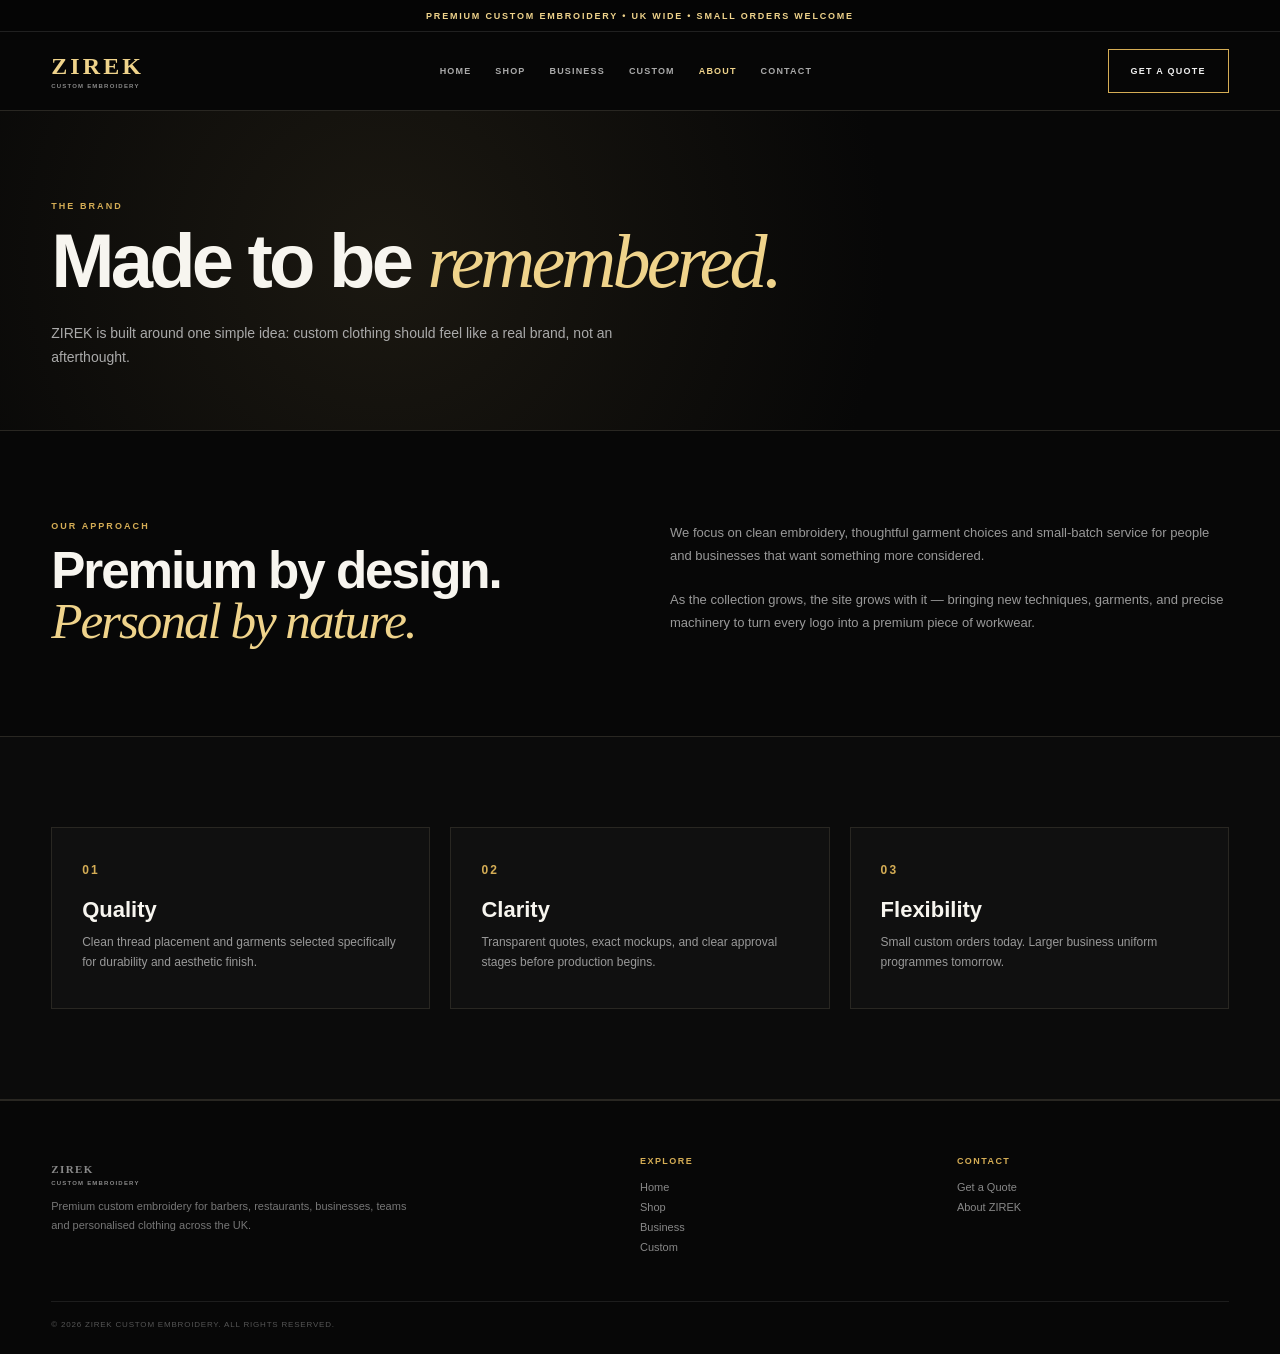
<file: about.html>
<!doctype html>
<html lang="en">
<head>
<meta charset="utf-8">
<meta name="viewport" content="width=device-width, initial-scale=1">
<meta name="description" content="About ZIREK Custom Embroidery — Premium custom embroidery built for businesses, teams and personalized garments across the UK.">

<title>About — ZIREK Custom Embroidery UK</title>

<style>
:root {
  --bg: #070707;
  --panel: #101010;
  --panel2: #141414;
  --gold: #d5ad55;
  --gold2: #efd38b;
  --white: #f7f5ef;
  --muted: #999;
  --line: #292722;
  --transition: all 0.3s ease;
}

* {
  box-sizing: border-box;
}

html {
  scroll-behavior: smooth;
}

body {
  margin: 0;
  background: var(--bg);
  color: var(--white);
  font-family: Arial, Helvetica, sans-serif;
  overflow-x: hidden;
}

a {
  color: inherit;
  text-decoration: none;
}

.container {
  width: min(1180px, 92%);
  margin: auto;
}

/* TOP BAR */
.top {
  height: 32px;
  display: flex;
  align-items: center;
  justify-content: center;
  border-bottom: 1px solid #202020;
  background: #050505;
  color: var(--gold2);
  font-size: 9px;
  font-weight: 800;
  letter-spacing: .2em;
  text-transform: uppercase;
}

/* HEADER */
.header {
  position: sticky;
  top: 0;
  z-index: 100;
  background: rgba(7, 7, 7, .96);
  backdrop-filter: blur(14px);
  border-bottom: 1px solid var(--line);
}

.header-inner {
  min-height: 78px;
  display: flex;
  align-items: center;
  justify-content: space-between;
  gap: 20px;
}

.logo {
  font-family: Georgia, serif;
  font-size: 24px;
  letter-spacing: .13em;
  font-weight: 700;
  color: var(--gold2);
  line-height: 1;
}

.logo small {
  display: block;
  margin-top: 5px;
  color: #888;
  font: 700 6px Arial, sans-serif;
  letter-spacing: .2em;
}

.nav {
  display: flex;
  gap: 24px;
  align-items: center;
}

.nav a {
  font-size: 9px;
  font-weight: 800;
  letter-spacing: .13em;
  color: #aaa;
  text-transform: uppercase;
  transition: var(--transition);
}

.nav a:hover,
.nav a.active {
  color: var(--gold2);
}

.menu-btn {
  display: none;
  background: transparent;
  border: none;
  color: var(--gold2);
  font-size: 20px;
  cursor: pointer;
}

.btn {
  display: inline-flex;
  align-items: center;
  justify-content: center;
  min-height: 44px;
  padding: 0 22px;
  border: 1px solid var(--gold);
  font-size: 9px;
  font-weight: 800;
  letter-spacing: .14em;
  text-transform: uppercase;
  transition: var(--transition);
  cursor: pointer;
}

.btn.outline {
  color: #eee;
  background: transparent;
}

.btn.outline:hover {
  background: #fff;
  color: #080808;
  border-color: #fff;
}

.btn.gold {
  background: var(--gold);
  color: #080808;
}

.btn.gold:hover {
  background: var(--gold2);
  transform: translateY(-2px);
}

/* PAGE HERO */
.page-hero {
  padding: 90px 0 60px;
  border-bottom: 1px solid var(--line);
  background: radial-gradient(circle at 30% 45%, #1b1811 0, #070707 55%);
}

.eyebrow {
  margin: 0 0 15px;
  color: var(--gold);
  font-size: 9px;
  font-weight: 800;
  letter-spacing: .23em;
  text-transform: uppercase;
}

.page-hero h1 {
  margin: 0;
  font-size: clamp(48px, 6vw, 76px);
  line-height: .92;
  letter-spacing: -.05em;
}

.page-hero h1 i, .story h2 i {
  color: var(--gold2);
  font-family: Georgia, serif;
  font-style: italic;
  font-weight: 400;
}

.page-hero p.lead {
  max-width: 600px;
  margin: 24px 0 0;
  color: #aaa;
  font-size: 14px;
  line-height: 1.75;
}

/* STORY SECTION */
.story-section {
  padding: 90px 0;
  border-bottom: 1px solid var(--line);
}

.story-grid {
  display: grid;
  grid-template-columns: 1fr 1fr;
  gap: 60px;
  align-items: start;
}

.story h2 {
  margin: 10px 0 0;
  font-size: clamp(36px, 4vw, 54px);
  line-height: .98;
  letter-spacing: -.04em;
}

.story-content p {
  margin: 0 0 20px;
  color: #999;
  font-size: 13px;
  line-height: 1.8;
}

.story-content p:last-child {
  margin-bottom: 0;
}

/* VALUES SECTION */
.values-section {
  padding: 90px 0;
  background: #0b0b0b;
  border-bottom: 1px solid var(--line);
}

.values-grid {
  display: grid;
  grid-template-columns: repeat(3, 1fr);
  gap: 20px;
}

.value-card {
  padding: 35px 30px;
  border: 1px solid var(--line);
  background: var(--panel);
  transition: var(--transition);
}

.value-card:hover {
  border-color: var(--gold);
  transform: translateY(-4px);
}

.value-card b {
  display: block;
  color: var(--gold);
  font-size: 12px;
  letter-spacing: .18em;
  margin-bottom: 20px;
}

.value-card h3 {
  margin: 0 0 10px;
  font-size: 22px;
}

.value-card p {
  margin: 0;
  color: #999;
  font-size: 12px;
  line-height: 1.65;
}

/* FOOTER */
.footer {
  border-top: 1px solid var(--line);
  padding: 55px 0 25px;
}

.footer-grid {
  display: grid;
  grid-template-columns: 2fr 1fr 1fr;
  gap: 45px;
}

.footer p {
  max-width: 360px;
  color: #777;
  font-size: 11px;
  line-height: 1.7;
}

.footer h4 {
  margin: 0 0 15px;
  color: var(--gold);
  font-size: 9px;
  letter-spacing: .16em;
}

.footer a {
  display: block;
  margin: 8px 0;
  color: #888;
  font-size: 11px;
  transition: var(--transition);
}

.footer a:hover {
  color: var(--gold2);
}

.copyright {
  margin-top: 40px;
  padding-top: 18px;
  border-top: 1px solid #1d1d1d;
  color: #555;
  font-size: 8px;
  letter-spacing: .1em;
  text-transform: uppercase;
}

/* RESPONSIVE */
@media(max-width: 900px){
  .menu-btn {
    display: block;
  }

  .nav {
    display: none;
    position: absolute;
    top: 100%;
    left: 0;
    width: 100%;
    background: #080808;
    flex-direction: column;
    padding: 20px;
    border-bottom: 1px solid var(--line);
    gap: 16px;
  }

  .nav.active {
    display: flex;
  }

  .story-grid, .values-grid, .footer-grid {
    grid-template-columns: 1fr;
    gap: 35px;
  }
}

@media(max-width: 600px){
  .top {
    font-size: 7px;
  }

  .header-inner {
    min-height: 65px;
  }

  .logo {
    font-size: 19px;
  }

  .header .btn {
    min-height: 36px;
    padding: 0 12px;
  }

  .page-hero h1 {
    font-size: 42px;
  }
}
</style>
</head>

<body>

<div class="top">
  PREMIUM CUSTOM EMBROIDERY • UK WIDE • SMALL ORDERS WELCOME
</div>

<header class="header">
  <div class="container header-inner">

    <a class="logo" href="index.html">
      ZIREK
      <small>CUSTOM EMBROIDERY</small>
    </a>

    <button class="menu-btn" id="menuToggle" aria-label="Toggle Navigation">☰</button>

    <nav class="nav" id="mobileNav">
      <a href="index.html">Home</a>
      <a href="shop.html">Shop</a>
      <a href="business.html">Business</a>
      <a href="custom.html">Custom</a>
      <a class="active" href="about.html">About</a>
      <a href="contact.html">Contact</a>
    </nav>

    <a class="btn outline" href="custom.html">Get a Quote</a>

  </div>
</header>

<main>

<!-- PAGE HERO -->
<section class="page-hero">
  <div class="container">
    <p class="eyebrow">THE BRAND</p>
    <h1>Made to be <i>remembered.</i></h1>
    <p class="lead">
      ZIREK is built around one simple idea: custom clothing should feel like a real brand, not an afterthought.
    </p>
  </div>
</section>

<!-- STORY -->
<section class="story-section">
  <div class="container story-grid story">
    <div>
      <p class="eyebrow">OUR APPROACH</p>
      <h2>Premium by design.<br><i>Personal by nature.</i></h2>
    </div>

    <div class="story-content">
      <p>
        We focus on clean embroidery, thoughtful garment choices and small-batch service for people and businesses that want something more considered.
      </p>
      <p>
        As the collection grows, the site grows with it — bringing new techniques, garments, and precise machinery to turn every logo into a premium piece of workwear.
      </p>
    </div>
  </div>
</section>

<!-- VALUES -->
<section class="values-section">
  <div class="container">
    <div class="values-grid">

      <article class="value-card">
        <b>01</b>
        <h3>Quality</h3>
        <p>Clean thread placement and garments selected specifically for durability and aesthetic finish.</p>
      </article>

      <article class="value-card">
        <b>02</b>
        <h3>Clarity</h3>
        <p>Transparent quotes, exact mockups, and clear approval stages before production begins.</p>
      </article>

      <article class="value-card">
        <b>03</b>
        <h3>Flexibility</h3>
        <p>Small custom orders today. Larger business uniform programmes tomorrow.</p>
      </article>

    </div>
  </div>
</section>

</main>

<!-- FOOTER -->
<footer class="footer">
  <div class="container">
    <div class="footer-grid">
      <div>
        <a class="logo" href="index.html">
          ZIREK
          <small>CUSTOM EMBROIDERY</small>
        </a>
        <p>
          Premium custom embroidery for barbers, restaurants, businesses, teams and personalised clothing across the UK.
        </p>
      </div>

      <div>
        <h4>EXPLORE</h4>
        <a href="index.html">Home</a>
        <a href="shop.html">Shop</a>
        <a href="business.html">Business</a>
        <a href="custom.html">Custom</a>
      </div>

      <div>
        <h4>CONTACT</h4>
        <a href="custom.html">Get a Quote</a>
        <a href="about.html">About ZIREK</a>
      </div>
    </div>

    <div class="copyright">
      © 2026 ZIREK CUSTOM EMBROIDERY. ALL RIGHTS RESERVED.
    </div>
  </div>
</footer>

<script>
  const menuToggle = document.getElementById('menuToggle');
  const mobileNav = document.getElementById('mobileNav');

  if(menuToggle && mobileNav) {
    menuToggle.addEventListener('click', () => {
      mobileNav.classList.toggle('active');
    });
  }
</script>

</body>
</html>
</file>
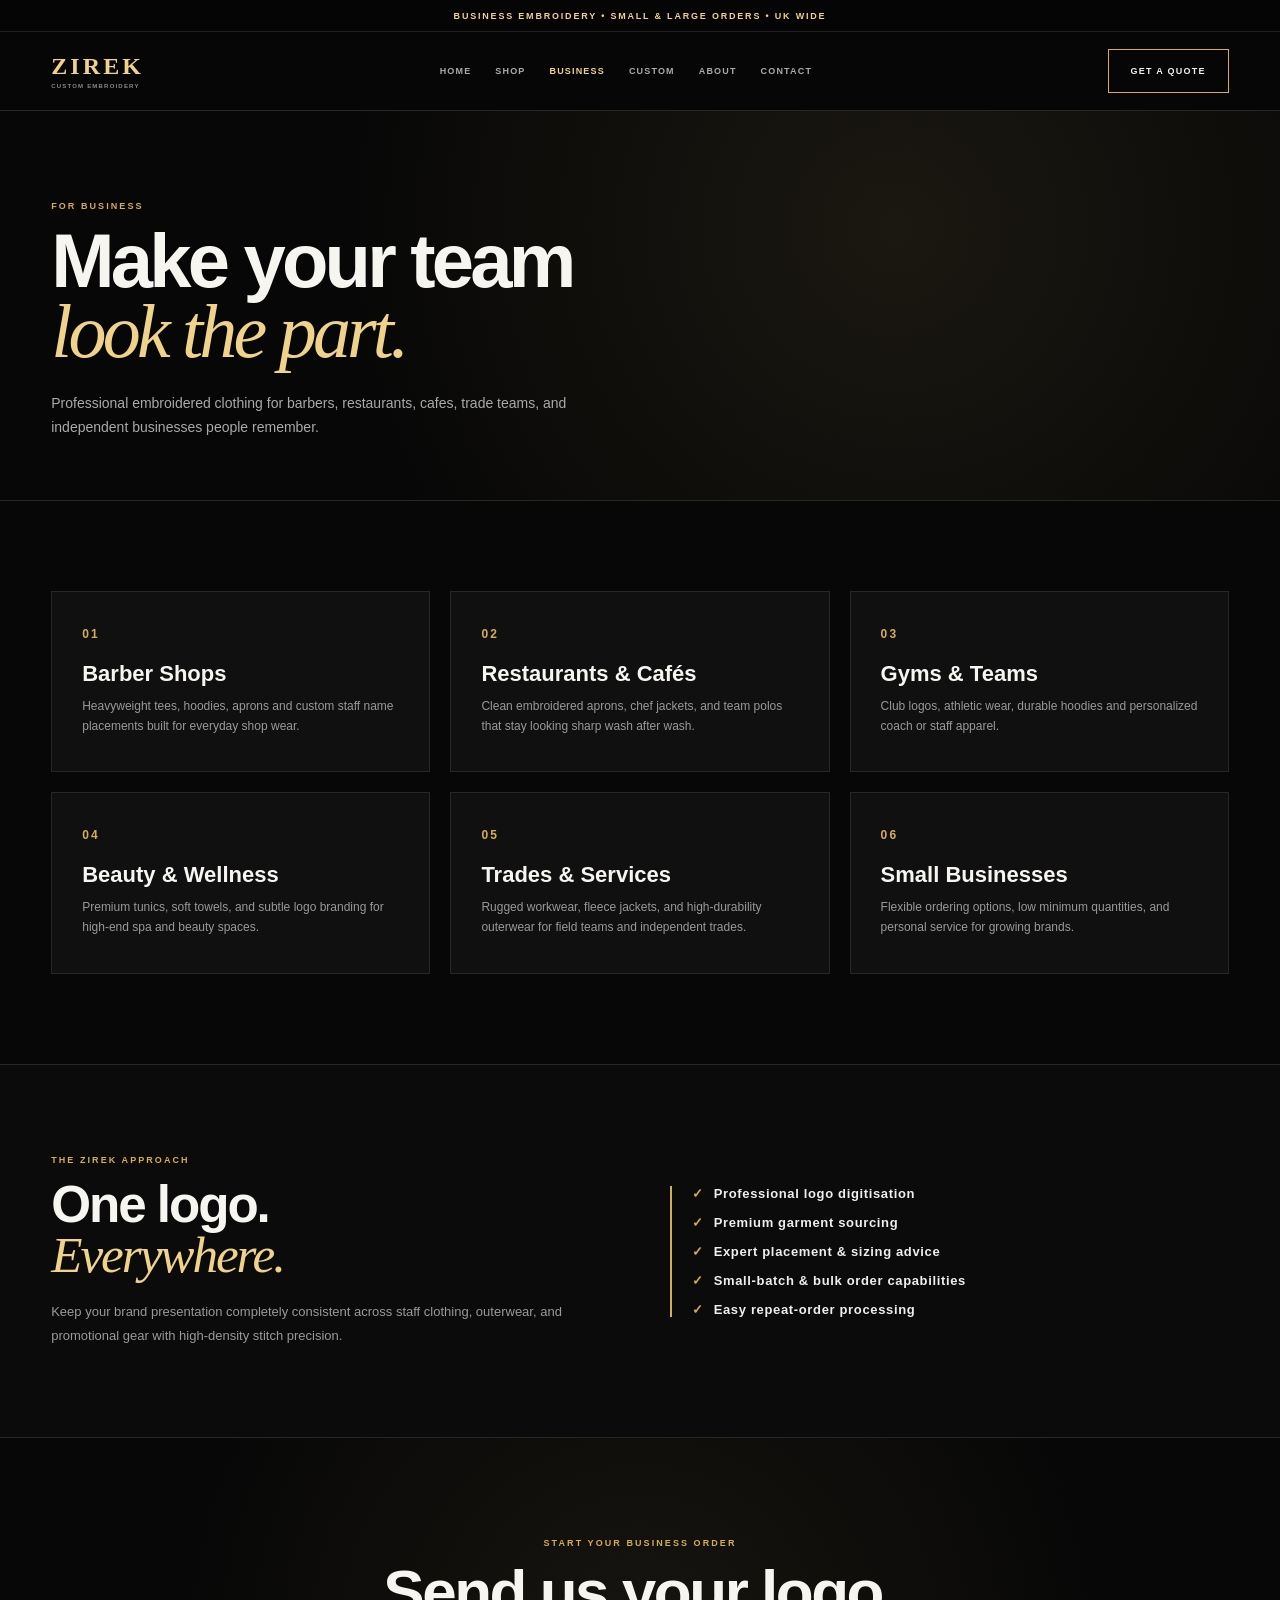
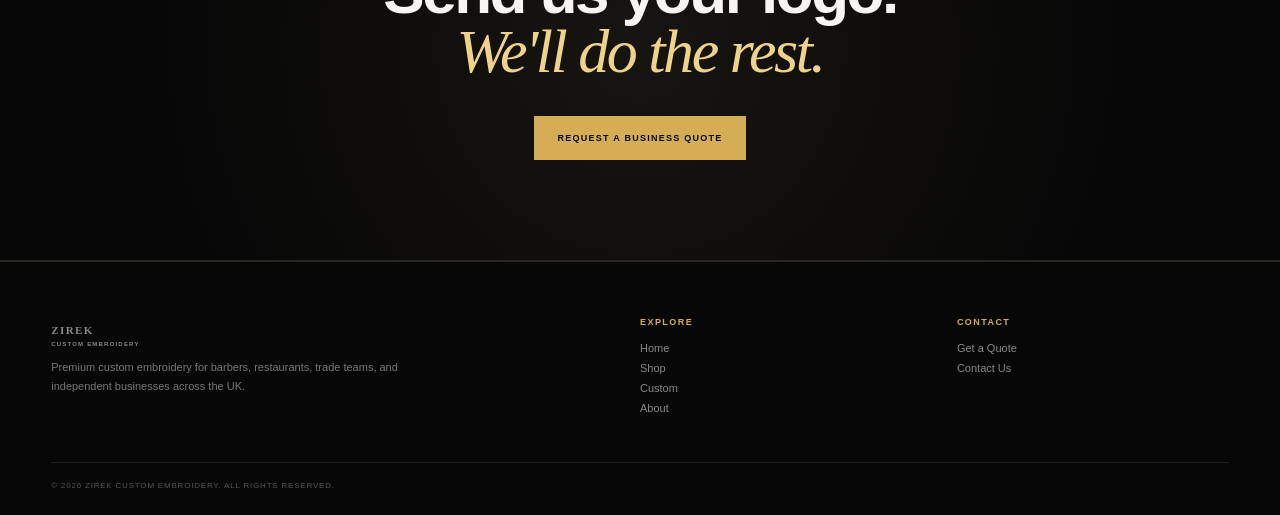
<file: business.html>
<!doctype html>
<html lang="en">
<head>
<meta charset="utf-8">
<meta name="viewport" content="width=device-width, initial-scale=1">
<meta name="description" content="Business Embroidery Services UK — Custom embroidered workwear, uniforms, aprons, and staff kit for barbershops, restaurants, gyms, and local businesses by ZIREK.">

<title>Business Embroidery — ZIREK Custom Embroidery UK</title>

<style>
:root {
  --bg: #070707;
  --panel: #101010;
  --panel2: #141414;
  --gold: #d5ad55;
  --gold2: #efd38b;
  --white: #f7f5ef;
  --muted: #999;
  --line: #292722;
  --transition: all 0.3s ease;
}

* {
  box-sizing: border-box;
}

html {
  scroll-behavior: smooth;
}

body {
  margin: 0;
  background: var(--bg);
  color: var(--white);
  font-family: Arial, Helvetica, sans-serif;
  overflow-x: hidden;
}

a {
  color: inherit;
  text-decoration: none;
}

.container {
  width: min(1180px, 92%);
  margin: auto;
}

/* TOP BAR */
.top {
  height: 32px;
  display: flex;
  align-items: center;
  justify-content: center;
  border-bottom: 1px solid #202020;
  background: #050505;
  color: var(--gold2);
  font-size: 9px;
  font-weight: 800;
  letter-spacing: .2em;
  text-transform: uppercase;
}

/* HEADER */
.header {
  position: sticky;
  top: 0;
  z-index: 100;
  background: rgba(7, 7, 7, .96);
  backdrop-filter: blur(14px);
  border-bottom: 1px solid var(--line);
}

.header-inner {
  min-height: 78px;
  display: flex;
  align-items: center;
  justify-content: space-between;
  gap: 20px;
}

.logo {
  font-family: Georgia, serif;
  font-size: 24px;
  letter-spacing: .13em;
  font-weight: 700;
  color: var(--gold2);
  line-height: 1;
}

.logo small {
  display: block;
  margin-top: 5px;
  color: #888;
  font: 700 6px Arial, sans-serif;
  letter-spacing: .2em;
}

.nav {
  display: flex;
  gap: 24px;
  align-items: center;
}

.nav a {
  font-size: 9px;
  font-weight: 800;
  letter-spacing: .13em;
  color: #aaa;
  text-transform: uppercase;
  transition: var(--transition);
}

.nav a:hover,
.nav a.active {
  color: var(--gold2);
}

.menu-btn {
  display: none;
  background: transparent;
  border: none;
  color: var(--gold2);
  font-size: 20px;
  cursor: pointer;
}

.btn {
  display: inline-flex;
  align-items: center;
  justify-content: center;
  min-height: 44px;
  padding: 0 22px;
  border: 1px solid var(--gold);
  font-size: 9px;
  font-weight: 800;
  letter-spacing: .14em;
  text-transform: uppercase;
  transition: var(--transition);
  cursor: pointer;
}

.btn.outline {
  color: #eee;
  background: transparent;
}

.btn.outline:hover {
  background: #fff;
  color: #080808;
  border-color: #fff;
}

.btn.gold {
  background: var(--gold);
  color: #080808;
}

.btn.gold:hover {
  background: var(--gold2);
  transform: translateY(-2px);
}

/* PAGE HERO */
.page-hero {
  padding: 90px 0 60px;
  border-bottom: 1px solid var(--line);
  background: radial-gradient(circle at 70% 30%, #1b1811 0, #070707 60%);
}

.eyebrow {
  margin: 0 0 15px;
  color: var(--gold);
  font-size: 9px;
  font-weight: 800;
  letter-spacing: .23em;
  text-transform: uppercase;
}

.page-hero h1 {
  margin: 0;
  font-size: clamp(48px, 6vw, 76px);
  line-height: .92;
  letter-spacing: -.05em;
}

.page-hero h1 i, .dark-split h2 i, .banner h2 i {
  color: var(--gold2);
  font-family: Georgia, serif;
  font-style: italic;
  font-weight: 400;
}

.page-hero p.lead {
  max-width: 580px;
  margin: 24px 0 0;
  color: #aaa;
  font-size: 14px;
  line-height: 1.75;
}

/* INDUSTRIES GRID */
.industries-section {
  padding: 90px 0;
  border-bottom: 1px solid var(--line);
}

.industries-grid {
  display: grid;
  grid-template-columns: repeat(3, 1fr);
  gap: 20px;
}

.industry-card {
  padding: 35px 30px;
  border: 1px solid var(--line);
  background: var(--panel);
  transition: var(--transition);
}

.industry-card:hover {
  border-color: var(--gold);
  transform: translateY(-4px);
}

.industry-card b {
  display: block;
  color: var(--gold);
  font-size: 12px;
  letter-spacing: .18em;
  margin-bottom: 20px;
}

.industry-card h3 {
  margin: 0 0 10px;
  font-size: 22px;
}

.industry-card p {
  margin: 0;
  color: #999;
  font-size: 12px;
  line-height: 1.65;
}

/* DARK SPLIT SECTION */
.dark-split {
  padding: 90px 0;
  background: #0b0b0b;
  border-bottom: 1px solid var(--line);
}

.split-grid {
  display: grid;
  grid-template-columns: 1fr 1fr;
  gap: 60px;
  align-items: center;
}

.dark-split h2 {
  margin: 10px 0 20px;
  font-size: clamp(36px, 4vw, 54px);
  line-height: .98;
  letter-spacing: -.04em;
}

.dark-split p.desc {
  color: #999;
  font-size: 13px;
  line-height: 1.8;
  margin: 0;
}

.checks {
  display: flex;
  flex-direction: column;
  gap: 14px;
  padding-left: 20px;
  border-left: 2px solid var(--gold);
}

.checks p {
  margin: 0;
  color: #eee;
  font-size: 13px;
  font-weight: 700;
  letter-spacing: .05em;
  display: flex;
  align-items: center;
  gap: 10px;
}

.checks p span {
  color: var(--gold);
}

/* BANNER CTA */
.banner {
  padding: 100px 0;
  text-align: center;
  background: radial-gradient(circle at 50% 50%, #171510 0, #070707 70%);
  border-bottom: 1px solid var(--line);
}

.banner h2 {
  margin: 15px 0 35px;
  font-size: clamp(38px, 5vw, 62px);
  line-height: .95;
  letter-spacing: -.04em;
}

/* FOOTER */
.footer {
  border-top: 1px solid var(--line);
  padding: 55px 0 25px;
}

.footer-grid {
  display: grid;
  grid-template-columns: 2fr 1fr 1fr;
  gap: 45px;
}

.footer p {
  max-width: 360px;
  color: #777;
  font-size: 11px;
  line-height: 1.7;
}

.footer h4 {
  margin: 0 0 15px;
  color: var(--gold);
  font-size: 9px;
  letter-spacing: .16em;
}

.footer a {
  display: block;
  margin: 8px 0;
  color: #888;
  font-size: 11px;
  transition: var(--transition);
}

.footer a:hover {
  color: var(--gold2);
}

.copyright {
  margin-top: 40px;
  padding-top: 18px;
  border-top: 1px solid #1d1d1d;
  color: #555;
  font-size: 8px;
  letter-spacing: .1em;
  text-transform: uppercase;
}

/* RESPONSIVE */
@media(max-width: 900px){
  .menu-btn {
    display: block;
  }

  .nav {
    display: none;
    position: absolute;
    top: 100%;
    left: 0;
    width: 100%;
    background: #080808;
    flex-direction: column;
    padding: 20px;
    border-bottom: 1px solid var(--line);
    gap: 16px;
  }

  .nav.active {
    display: flex;
  }

  .industries-grid {
    grid-template-columns: repeat(2, 1fr);
  }

  .split-grid, .footer-grid {
    grid-template-columns: 1fr;
    gap: 35px;
  }
}

@media(max-width: 600px){
  .top {
    font-size: 7px;
  }

  .header-inner {
    min-height: 65px;
  }

  .logo {
    font-size: 19px;
  }

  .header .btn {
    min-height: 36px;
    padding: 0 12px;
  }

  .industries-grid {
    grid-template-columns: 1fr;
  }

  .page-hero h1 {
    font-size: 42px;
  }
}
</style>
</head>

<body>

<div class="top">
  BUSINESS EMBROIDERY • SMALL & LARGE ORDERS • UK WIDE
</div>

<header class="header">
  <div class="container header-inner">

    <a class="logo" href="index.html">
      ZIREK
      <small>CUSTOM EMBROIDERY</small>
    </a>

    <button class="menu-btn" id="menuToggle" aria-label="Toggle Navigation">☰</button>

    <nav class="nav" id="mobileNav">
      <a href="index.html">Home</a>
      <a href="shop.html">Shop</a>
      <a class="active" href="business.html">Business</a>
      <a href="custom.html">Custom</a>
      <a href="about.html">About</a>
      <a href="contact.html">Contact</a>
    </nav>

    <a class="btn outline" href="custom.html">Get a Quote</a>

  </div>
</header>

<main>

<!-- HERO -->
<section class="page-hero">
  <div class="container">
    <p class="eyebrow">FOR BUSINESS</p>
    <h1>Make your team<br><i>look the part.</i></h1>
    <p class="lead">
      Professional embroidered clothing for barbers, restaurants, cafes, trade teams, and independent businesses people remember.
    </p>
  </div>
</section>

<!-- INDUSTRIES GRID -->
<section class="industries-section">
  <div class="container">
    <div class="industries-grid">

      <article class="industry-card">
        <b>01</b>
        <h3>Barber Shops</h3>
        <p>Heavyweight tees, hoodies, aprons and custom staff name placements built for everyday shop wear.</p>
      </article>

      <article class="industry-card">
        <b>02</b>
        <h3>Restaurants & Cafés</h3>
        <p>Clean embroidered aprons, chef jackets, and team polos that stay looking sharp wash after wash.</p>
      </article>

      <article class="industry-card">
        <b>03</b>
        <h3>Gyms & Teams</h3>
        <p>Club logos, athletic wear, durable hoodies and personalized coach or staff apparel.</p>
      </article>

      <article class="industry-card">
        <b>04</b>
        <h3>Beauty & Wellness</h3>
        <p>Premium tunics, soft towels, and subtle logo branding for high-end spa and beauty spaces.</p>
      </article>

      <article class="industry-card">
        <b>05</b>
        <h3>Trades & Services</h3>
        <p>Rugged workwear, fleece jackets, and high-durability outerwear for field teams and independent trades.</p>
      </article>

      <article class="industry-card">
        <b>06</b>
        <h3>Small Businesses</h3>
        <p>Flexible ordering options, low minimum quantities, and personal service for growing brands.</p>
      </article>

    </div>
  </div>
</section>

<!-- APPROACH SPLIT -->
<section class="dark-split">
  <div class="container split-grid">
    <div>
      <p class="eyebrow">THE ZIREK APPROACH</p>
      <h2>One logo.<br><i>Everywhere.</i></h2>
      <p class="desc">
        Keep your brand presentation completely consistent across staff clothing, outerwear, and promotional gear with high-density stitch precision.
      </p>
    </div>

    <div class="checks">
      <p><span>✓</span> Professional logo digitisation</p>
      <p><span>✓</span> Premium garment sourcing</p>
      <p><span>✓</span> Expert placement & sizing advice</p>
      <p><span>✓</span> Small-batch & bulk order capabilities</p>
      <p><span>✓</span> Easy repeat-order processing</p>
    </div>
  </div>
</section>

<!-- CALL TO ACTION -->
<section class="banner">
  <div class="container">
    <p class="eyebrow">START YOUR BUSINESS ORDER</p>
    <h2>Send us your logo.<br><i>We'll do the rest.</i></h2>
    <a class="btn gold" href="custom.html">REQUEST A BUSINESS QUOTE</a>
  </div>
</section>

</main>

<!-- FOOTER -->
<footer class="footer">
  <div class="container">
    <div class="footer-grid">
      <div>
        <a class="logo" href="index.html">
          ZIREK
          <small>CUSTOM EMBROIDERY</small>
        </a>
        <p>
          Premium custom embroidery for barbers, restaurants, trade teams, and independent businesses across the UK.
        </p>
      </div>

      <div>
        <h4>EXPLORE</h4>
        <a href="index.html">Home</a>
        <a href="shop.html">Shop</a>
        <a href="custom.html">Custom</a>
        <a href="about.html">About</a>
      </div>

      <div>
        <h4>CONTACT</h4>
        <a href="custom.html">Get a Quote</a>
        <a href="contact.html">Contact Us</a>
      </div>
    </div>

    <div class="copyright">
      © 2026 ZIREK CUSTOM EMBROIDERY. ALL RIGHTS RESERVED.
    </div>
  </div>
</footer>

<script>
  const menuToggle = document.getElementById('menuToggle');
  const mobileNav = document.getElementById('mobileNav');

  if(menuToggle && mobileNav) {
    menuToggle.addEventListener('click', () => {
      mobileNav.classList.toggle('active');
    });
  }
</script>

</body>
</html>
</file>
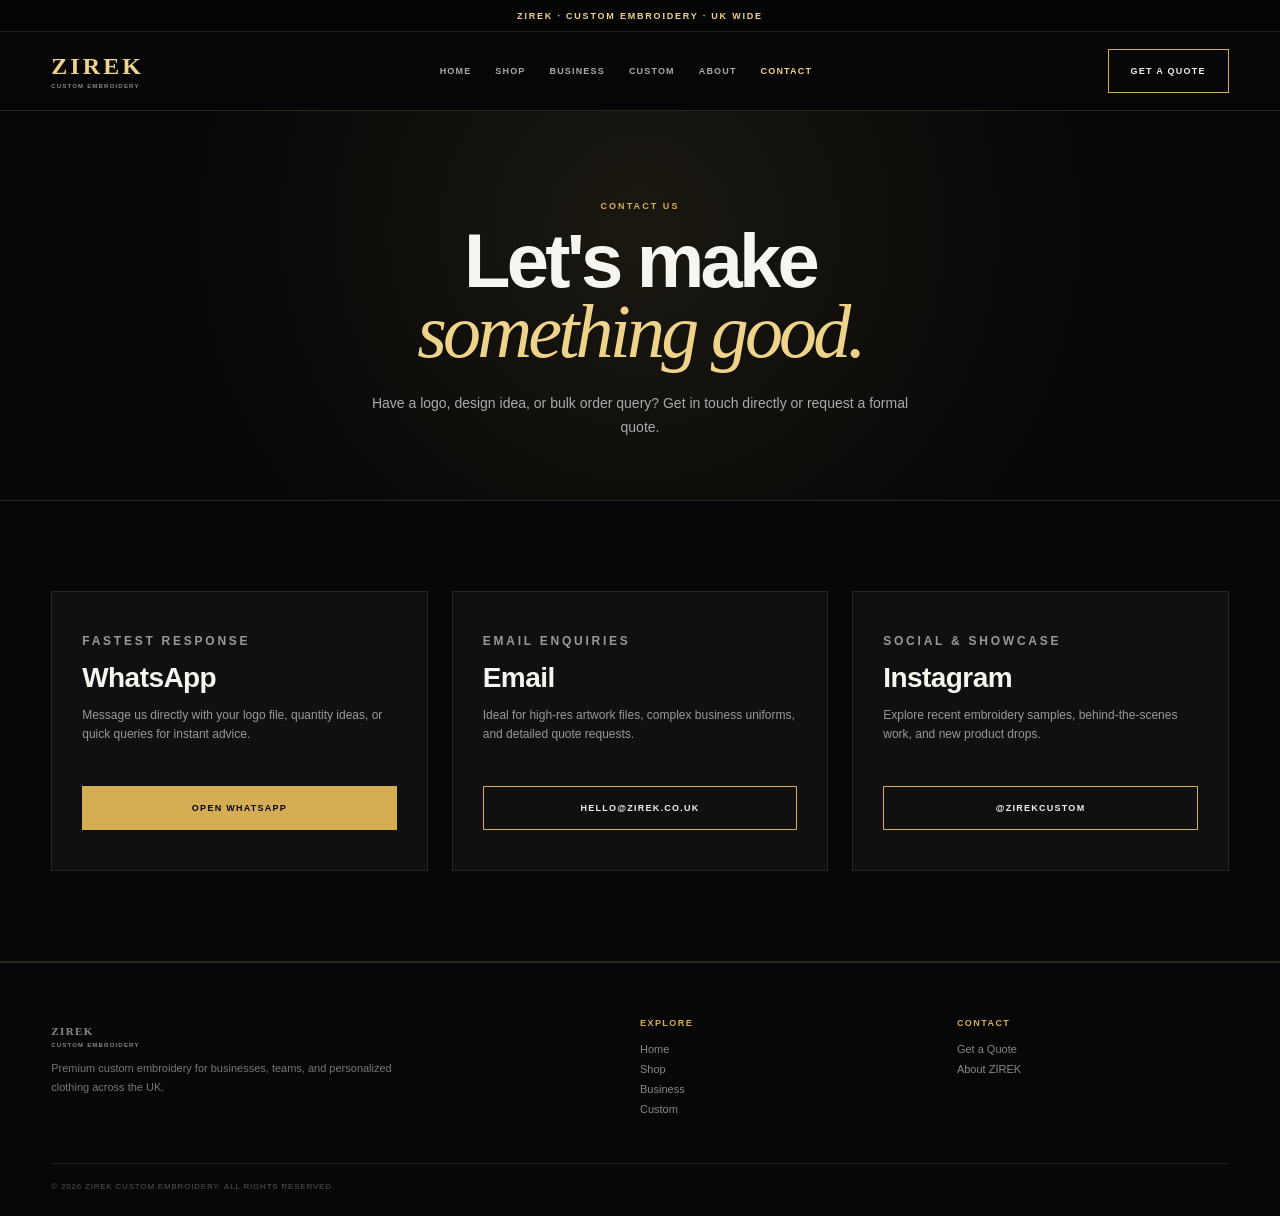
<file: contact.html>
<!doctype html>
<html lang="en">
<head>
<meta charset="utf-8">
<meta name="viewport" content="width=device-width, initial-scale=1">
<meta name="description" content="Contact ZIREK Custom Embroidery — Get in touch via WhatsApp, Email, or Instagram for custom embroidery quotes and business inquiries in the UK.">

<title>Contact — ZIREK Custom Embroidery UK</title>

<style>
:root {
  --bg: #070707;
  --panel: #101010;
  --panel2: #141414;
  --gold: #d5ad55;
  --gold2: #efd38b;
  --white: #f7f5ef;
  --muted: #999;
  --line: #292722;
  --transition: all 0.3s ease;
}

* {
  box-sizing: border-box;
}

html {
  scroll-behavior: smooth;
}

body {
  margin: 0;
  background: var(--bg);
  color: var(--white);
  font-family: Arial, Helvetica, sans-serif;
  overflow-x: hidden;
}

a {
  color: inherit;
  text-decoration: none;
}

.container {
  width: min(1180px, 92%);
  margin: auto;
}

/* TOP BAR */
.top {
  height: 32px;
  display: flex;
  align-items: center;
  justify-content: center;
  border-bottom: 1px solid #202020;
  background: #050505;
  color: var(--gold2);
  font-size: 9px;
  font-weight: 800;
  letter-spacing: .2em;
  text-transform: uppercase;
}

/* HEADER */
.header {
  position: sticky;
  top: 0;
  z-index: 100;
  background: rgba(7, 7, 7, .96);
  backdrop-filter: blur(14px);
  border-bottom: 1px solid var(--line);
}

.header-inner {
  min-height: 78px;
  display: flex;
  align-items: center;
  justify-content: space-between;
  gap: 20px;
}

.logo {
  font-family: Georgia, serif;
  font-size: 24px;
  letter-spacing: .13em;
  font-weight: 700;
  color: var(--gold2);
  line-height: 1;
}

.logo small {
  display: block;
  margin-top: 5px;
  color: #888;
  font: 700 6px Arial, sans-serif;
  letter-spacing: .2em;
}

.nav {
  display: flex;
  gap: 24px;
  align-items: center;
}

.nav a {
  font-size: 9px;
  font-weight: 800;
  letter-spacing: .13em;
  color: #aaa;
  text-transform: uppercase;
  transition: var(--transition);
}

.nav a:hover,
.nav a.active {
  color: var(--gold2);
}

.menu-btn {
  display: none;
  background: transparent;
  border: none;
  color: var(--gold2);
  font-size: 20px;
  cursor: pointer;
}

.btn {
  display: inline-flex;
  align-items: center;
  justify-content: center;
  min-height: 44px;
  padding: 0 22px;
  border: 1px solid var(--gold);
  font-size: 9px;
  font-weight: 800;
  letter-spacing: .14em;
  text-transform: uppercase;
  transition: var(--transition);
  cursor: pointer;
  width: 100%;
}

.btn.outline {
  color: #eee;
  background: transparent;
}

.btn.outline:hover {
  background: #fff;
  color: #080808;
  border-color: #fff;
}

.btn.gold {
  background: var(--gold);
  color: #080808;
}

.btn.gold:hover {
  background: var(--gold2);
  transform: translateY(-2px);
}

/* PAGE HERO */
.page-hero {
  padding: 90px 0 60px;
  border-bottom: 1px solid var(--line);
  background: radial-gradient(circle at 50% 30%, #1b1811 0, #070707 65%);
  text-align: center;
}

.eyebrow {
  margin: 0 0 15px;
  color: var(--gold);
  font-size: 9px;
  font-weight: 800;
  letter-spacing: .23em;
  text-transform: uppercase;
}

.page-hero h1 {
  margin: 0;
  font-size: clamp(48px, 6vw, 76px);
  line-height: .92;
  letter-spacing: -.05em;
}

.page-hero h1 i {
  color: var(--gold2);
  font-family: Georgia, serif;
  font-style: italic;
  font-weight: 400;
}

.page-hero p.lead {
  max-width: 540px;
  margin: 24px auto 0;
  color: #aaa;
  font-size: 14px;
  line-height: 1.75;
}

/* CONTACT OPTIONS GRID */
.contact-section {
  padding: 90px 0;
  border-bottom: 1px solid var(--line);
}

.contact-grid {
  display: grid;
  grid-template-columns: repeat(3, 1fr);
  gap: 24px;
}

.contact-card {
  display: flex;
  flex-direction: column;
  justify-content: space-between;
  padding: 40px 30px;
  border: 1px solid var(--line);
  background: var(--panel);
  transition: var(--transition);
  min-height: 280px;
}

.contact-card:hover {
  border-color: var(--gold);
  transform: translateY(-4px);
}

.contact-card .eyebrow {
  margin-bottom: 10px;
}

.contact-card h2 {
  margin: 0 0 12px;
  font-size: 28px;
  letter-spacing: -.02em;
}

.contact-card p {
  margin: 0 0 30px;
  color: #999;
  font-size: 12px;
  line-height: 1.65;
}

/* FOOTER */
.footer {
  border-top: 1px solid var(--line);
  padding: 55px 0 25px;
}

.footer-grid {
  display: grid;
  grid-template-columns: 2fr 1fr 1fr;
  gap: 45px;
}

.footer p {
  max-width: 360px;
  color: #777;
  font-size: 11px;
  line-height: 1.7;
}

.footer h4 {
  margin: 0 0 15px;
  color: var(--gold);
  font-size: 9px;
  letter-spacing: .16em;
}

.footer a {
  display: block;
  margin: 8px 0;
  color: #888;
  font-size: 11px;
  transition: var(--transition);
}

.footer a:hover {
  color: var(--gold2);
}

.copyright {
  margin-top: 40px;
  padding-top: 18px;
  border-top: 1px solid #1d1d1d;
  color: #555;
  font-size: 8px;
  letter-spacing: .1em;
  text-transform: uppercase;
}

/* RESPONSIVE */
@media(max-width: 900px){
  .menu-btn {
    display: block;
  }

  .nav {
    display: none;
    position: absolute;
    top: 100%;
    left: 0;
    width: 100%;
    background: #080808;
    flex-direction: column;
    padding: 20px;
    border-bottom: 1px solid var(--line);
    gap: 16px;
  }

  .nav.active {
    display: flex;
  }

  .contact-grid, .footer-grid {
    grid-template-columns: 1fr;
    gap: 25px;
  }
}

@media(max-width: 600px){
  .top {
    font-size: 7px;
  }

  .header-inner {
    min-height: 65px;
  }

  .logo {
    font-size: 19px;
  }

  .header .btn {
    min-height: 36px;
    padding: 0 12px;
    width: auto;
  }

  .page-hero h1 {
    font-size: 42px;
  }
}
</style>
</head>

<body>

<div class="top">
  ZIREK · CUSTOM EMBROIDERY · UK WIDE
</div>

<header class="header">
  <div class="container header-inner">

    <a class="logo" href="index.html">
      ZIREK
      <small>CUSTOM EMBROIDERY</small>
    </a>

    <button class="menu-btn" id="menuToggle" aria-label="Toggle Navigation">☰</button>

    <nav class="nav" id="mobileNav">
      <a href="index.html">Home</a>
      <a href="shop.html">Shop</a>
      <a href="business.html">Business</a>
      <a href="custom.html">Custom</a>
      <a href="about.html">About</a>
      <a class="active" href="contact.html">Contact</a>
    </nav>

    <a class="btn outline" href="custom.html" style="width: auto;">Get a Quote</a>

  </div>
</header>

<main>

<!-- PAGE HERO -->
<section class="page-hero">
  <div class="container">
    <p class="eyebrow">CONTACT US</p>
    <h1>Let's make<br><i>something good.</i></h1>
    <p class="lead">
      Have a logo, design idea, or bulk order query? Get in touch directly or request a formal quote.
    </p>
  </div>
</section>

<!-- CONTACT METHODS GRID -->
<section class="contact-section">
  <div class="container">
    <div class="contact-grid">

      <article class="contact-card">
        <div>
          <p class="eyebrow">FASTEST RESPONSE</p>
          <h2>WhatsApp</h2>
          <p>Message us directly with your logo file, quantity ideas, or quick queries for instant advice.</p>
        </div>
        <a class="btn gold" href="https://wa.me/440000000000" target="_blank" rel="noopener">OPEN WHATSAPP</a>
      </article>

      <article class="contact-card">
        <div>
          <p class="eyebrow">EMAIL ENQUIRIES</p>
          <h2>Email</h2>
          <p>Ideal for high-res artwork files, complex business uniforms, and detailed quote requests.</p>
        </div>
        <a class="btn outline" href="mailto:hello@zirek.co.uk">HELLO@ZIREK.CO.UK</a>
      </article>

      <article class="contact-card">
        <div>
          <p class="eyebrow">SOCIAL & SHOWCASE</p>
          <h2>Instagram</h2>
          <p>Explore recent embroidery samples, behind-the-scenes work, and new product drops.</p>
        </div>
        <a class="btn outline" href="https://instagram.com" target="_blank" rel="noopener">@ZIREKCUSTOM</a>
      </article>

    </div>
  </div>
</section>

</main>

<!-- FOOTER -->
<footer class="footer">
  <div class="container">
    <div class="footer-grid">
      <div>
        <a class="logo" href="index.html">
          ZIREK
          <small>CUSTOM EMBROIDERY</small>
        </a>
        <p>
          Premium custom embroidery for businesses, teams, and personalized clothing across the UK.
        </p>
      </div>

      <div>
        <h4>EXPLORE</h4>
        <a href="index.html">Home</a>
        <a href="shop.html">Shop</a>
        <a href="business.html">Business</a>
        <a href="custom.html">Custom</a>
      </div>

      <div>
        <h4>CONTACT</h4>
        <a href="custom.html">Get a Quote</a>
        <a href="about.html">About ZIREK</a>
      </div>
    </div>

    <div class="copyright">
      © 2026 ZIREK CUSTOM EMBROIDERY. ALL RIGHTS RESERVED.
    </div>
  </div>
</footer>

<script>
  const menuToggle = document.getElementById('menuToggle');
  const mobileNav = document.getElementById('mobileNav');

  if(menuToggle && mobileNav) {
    menuToggle.addEventListener('click', () => {
      mobileNav.classList.toggle('active');
    });
  }
</script>

</body>
</html>
</file>
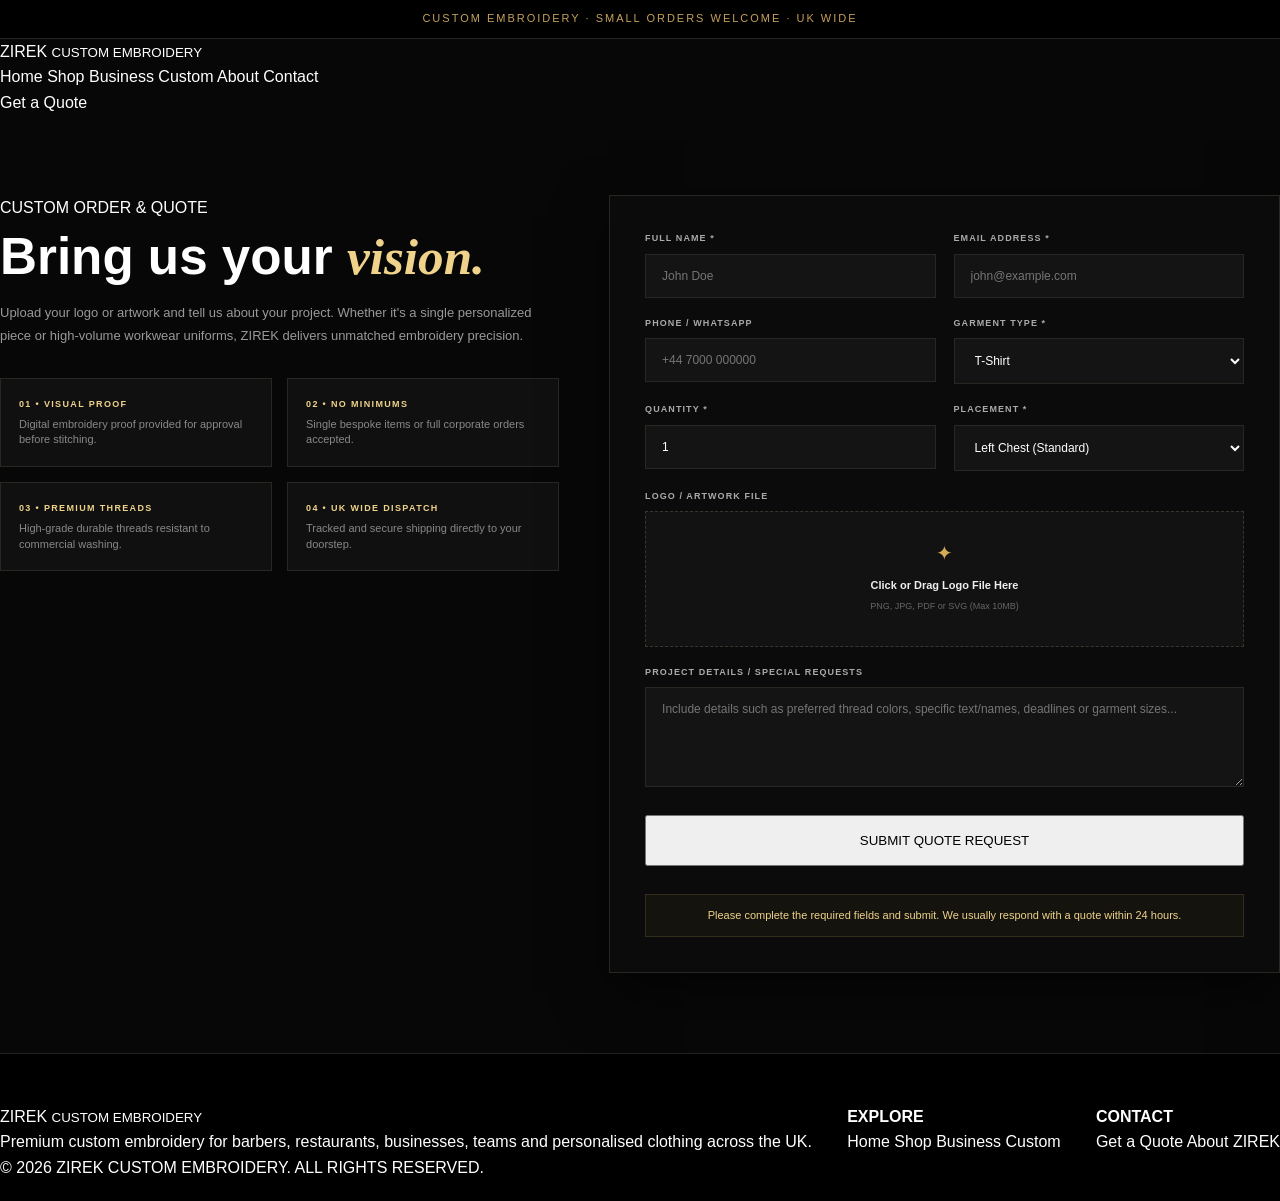
<file: custom.html>
<!doctype html>
<html lang="en">
<head>
<meta charset="utf-8">
<meta name="viewport" content="width=device-width,initial-scale=1">
<meta name="description" content="Request a custom embroidery quote from ZIREK. Upload your logo, choose your garment, placement and quantity.">
<title>Custom Embroidery Quote — ZIREK</title>
<link rel="stylesheet" href="assets/style.css">
<style>
/* CUSTOM PAGE LUXURY ENHANCEMENTS */
.quote-layout {
  display: grid;
  grid-template-columns: 1fr 1.2fr;
  gap: 50px;
  align-items: start;
}

.quote-info h2 {
  font-size: clamp(32px, 4vw, 52px);
  line-height: 1;
  margin: 10px 0 20px;
}

.quote-info h2 i {
  color: var(--gold2, #efd38b);
  font-family: Georgia, serif;
  font-style: italic;
}

.quote-note {
  color: #999;
  font-size: 13px;
  line-height: 1.75;
  margin-bottom: 30px;
}

/* Trust Grid */
.trust-bullets {
  display: grid;
  grid-template-columns: 1fr 1fr;
  gap: 15px;
  margin-top: 30px;
}

.trust-card {
  padding: 18px;
  border: 1px solid #292722;
  background: #101010;
}

.trust-card b {
  display: block;
  color: #efd38b;
  font-size: 9px;
  letter-spacing: .15em;
  margin-bottom: 6px;
  text-transform: uppercase;
}

.trust-card span {
  color: #888;
  font-size: 11px;
  line-height: 1.4;
  display: block;
}

/* Form Styles */
.form-box {
  padding: 35px;
  border: 1px solid #292722;
  background: #0b0b0b;
  box-shadow: 0 20px 50px rgba(0,0,0,0.5);
}

.form-grid {
  display: grid;
  grid-template-columns: 1fr 1fr;
  gap: 18px;
}

.form-grid label {
  display: flex;
  flex-direction: column;
  gap: 8px;
  color: #aaa;
  font-size: 9px;
  font-weight: 800;
  letter-spacing: .12em;
  text-transform: uppercase;
}

.form-grid input, 
.form-grid select, 
.form-grid textarea {
  width: 100%;
  padding: 14px 16px;
  border: 1px solid #292722;
  background: #141414;
  color: #fff;
  font-family: inherit;
  font-size: 12px;
  outline: none;
  transition: border-color .25s, background .25s;
}

.form-grid input:focus, 
.form-grid select:focus, 
.form-grid textarea:focus {
  border-color: #d5ad55;
  background: #181818;
}

.form-grid select option {
  background: #101010;
  color: #fff;
  padding: 10px;
}

.form-grid .wide {
  grid-column: 1 / -1;
}

/* Custom Drag & Drop File Upload Area */
.file-upload-wrapper {
  position: relative;
  border: 1px dashed #3a362d;
  background: #121212;
  padding: 25px;
  text-align: center;
  cursor: pointer;
  transition: border-color .25s, background .25s;
}

.file-upload-wrapper:hover {
  border-color: #d5ad55;
  background: #161616;
}

.file-upload-wrapper input[type="file"] {
  position: absolute;
  inset: 0;
  opacity: 0;
  cursor: pointer;
}

.upload-icon {
  color: #d5ad55;
  font-size: 20px;
  margin-bottom: 8px;
  display: block;
}

.upload-title {
  color: #eee;
  font-size: 11px;
  font-weight: 700;
  display: block;
}

.upload-note {
  color: #666;
  font-size: 9px;
  margin-top: 4px;
  display: block;
}

.file-name-display {
  margin-top: 8px;
  color: #efd38b;
  font-size: 10px;
  font-weight: 700;
}

/* Submit & Status */
.form-grid button {
  grid-column: 1 / -1;
  width: 100%;
  padding: 16px;
  margin-top: 10px;
}

#status {
  grid-column: 1 / -1;
  margin: 10px 0 0;
  padding: 12px 16px;
  border: 1px solid #332d1e;
  background: #15130e;
  color: #efd38b;
  font-size: 11px;
  line-height: 1.5;
  text-align: center;
}

@media(max-width: 900px) {
  .quote-layout {
    grid-template-columns: 1fr;
    gap: 30px;
  }
}

@media(max-width: 600px) {
  .form-grid {
    grid-template-columns: 1fr;
  }
  .trust-bullets {
    grid-template-columns: 1fr;
  }
  .form-box {
    padding: 20px;
  }
}
</style>
</head>
<body>

<div class="top">CUSTOM EMBROIDERY · SMALL ORDERS WELCOME · UK WIDE</div>

<header class="header">
  <div class="container header-inner">
    <a class="logo" href="index.html">
      ZIREK
      <small>CUSTOM EMBROIDERY</small>
    </a>

    <nav class="nav">
      <a href="index.html">Home</a>
      <a href="shop.html">Shop</a>
      <a href="business.html">Business</a>
      <a class="active" href="custom.html">Custom</a>
      <a href="about.html">About</a>
      <a href="contact.html">Contact</a>
    </nav>

    <a class="btn gold" href="#quote">Get a Quote</a>
  </div>
</header>

<main>

<section class="section">
  <div class="container">
    <div class="quote-layout">

      <!-- LEFT SIDE: INFO & TRUST -->
      <div class="quote-info">
        <p class="eyebrow">CUSTOM ORDER & QUOTE</p>
        <h2>Bring us your <i>vision.</i></h2>
        <p class="quote-note">
          Upload your logo or artwork and tell us about your project. Whether it's a single personalized piece or high-volume workwear uniforms, ZIREK delivers unmatched embroidery precision.
        </p>

        <div class="trust-bullets">
          <div class="trust-card">
            <b>01 • VISUAL PROOF</b>
            <span>Digital embroidery proof provided for approval before stitching.</span>
          </div>
          <div class="trust-card">
            <b>02 • NO MINIMUMS</b>
            <span>Single bespoke items or full corporate orders accepted.</span>
          </div>
          <div class="trust-card">
            <b>03 • PREMIUM THREADS</b>
            <span>High-grade durable threads resistant to commercial washing.</span>
          </div>
          <div class="trust-card">
            <b>04 • UK WIDE DISPATCH</b>
            <span>Tracked and secure shipping directly to your doorstep.</span>
          </div>
        </div>
      </div>

      <!-- RIGHT SIDE: FORM -->
      <div class="form-box" id="quote">
        <form id="quoteForm" action="https://formsubmit.co/hello@zirek.co.uk" method="POST" enctype="multipart/form-data">
          <input type="hidden" name="_subject" value="New ZIREK Custom Embroidery Quote Request">
          <input type="hidden" name="_next" value="https://zirekcustom.github.io/zirek-custom-embroidery/custom.html?sent=1">
          <input type="hidden" name="_template" value="table">

          <div class="form-grid">
            
            <label>Full Name *
              <input required name="name" placeholder="John Doe" autocomplete="name">
            </label>

            <label>Email Address *
              <input required type="email" name="email" placeholder="john@example.com" autocomplete="email">
            </label>

            <label>Phone / WhatsApp
              <input name="phone" placeholder="+44 7000 000000" autocomplete="tel">
            </label>

            <label>Garment Type *
              <select name="product" required>
                <optgroup label="General Garments">
                  <option value="T-Shirt">T-Shirt</option>
                  <option value="Hoodie">Hoodie / Sweatshirt</option>
                  <option value="Polo Shirt">Polo Shirt</option>
                  <option value="Long Sleeve">Long Sleeve Shirt</option>
                  <option value="Cap / Beanie">Cap / Beanie</option>
                </optgroup>
                <optgroup label="Barber Collection">
                  <option value="Golden Scissors Barber Jacket">Golden Scissors Barber Jacket</option>
                  <option value="Golden Scissors Barber Polo">Golden Scissors Barber Polo</option>
                  <option value="Golden Scissors Barber Apron">Golden Scissors Barber Apron</option>
                  <option value="Golden Scissors Barber Cap">Golden Scissors Barber Cap</option>
                </optgroup>
                <optgroup label="Hospitality & Chef">
                  <option value="ZIREK Chef Jacket">ZIREK Chef Jacket</option>
                  <option value="ZIREK Restaurant Apron">ZIREK Restaurant Apron</option>
                </optgroup>
                <optgroup label="Workwear">
                  <option value="ZIREK Workwear Shirt">ZIREK Workwear Shirt</option>
                  <option value="Workwear Softshell Jacket">Workwear Softshell Jacket</option>
                </optgroup>
                <optgroup label="Morgan Personalised">
                  <option value="Morgan Baby Bodysuit">Morgan Baby Bodysuit</option>
                  <option value="Morgan Baby Romper">Morgan Baby Romper</option>
                  <option value="Morgan Baby Set">Morgan Baby Set</option>
                  <option value="Morgan Gift Set">Morgan Gift Set</option>
                </optgroup>
                <option value="Other / Customer Provided">Other (Custom Request)</option>
              </select>
            </label>

            <label>Quantity *
              <input required type="number" min="1" value="1" name="quantity">
            </label>

            <label>Placement *
              <select name="placement" required>
                <option value="Left Chest">Left Chest (Standard)</option>
                <option value="Centre Chest">Centre Chest</option>
                <option value="Full Back">Full Back</option>
                <option value="Sleeve">Sleeve</option>
                <option value="Multiple Locations">Multiple Locations</option>
              </select>
            </label>

            <!-- Custom Drag & Drop File Input -->
            <div class="wide">
              <label style="margin-bottom:8px;">Logo / Artwork File</label>
              <div class="file-upload-wrapper">
                <input type="file" id="logoInput" name="logo" accept=".png,.jpg,.jpeg,.pdf,.svg">
                <span class="upload-icon">✦</span>
                <span class="upload-title">Click or Drag Logo File Here</span>
                <span class="upload-note">PNG, JPG, PDF or SVG (Max 10MB)</span>
                <div id="fileName" class="file-name-display"></div>
              </div>
            </div>

            <label class="wide">Project Details / Special Requests
              <textarea name="message" rows="5" placeholder="Include details such as preferred thread colors, specific text/names, deadlines or garment sizes..."></textarea>
            </label>

            <button class="btn gold" type="submit">SUBMIT QUOTE REQUEST</button>

            <p id="status">
              Please complete the required fields and submit. We usually respond with a quote within 24 hours.
            </p>

          </div>
        </form>
      </div>

    </div>
  </div>
</section>

</main>

<footer class="footer">
  <div class="container">
    <div class="footer-grid">
      <div>
        <a class="logo" href="index.html">
          ZIREK
          <small>CUSTOM EMBROIDERY</small>
        </a>
        <p>Premium custom embroidery for barbers, restaurants, businesses, teams and personalised clothing across the UK.</p>
      </div>

      <div>
        <h4>EXPLORE</h4>
        <a href="index.html">Home</a>
        <a href="shop.html">Shop</a>
        <a href="business.html">Business</a>
        <a href="custom.html">Custom</a>
      </div>

      <div>
        <h4>CONTACT</h4>
        <a href="contact.html">Get a Quote</a>
        <a href="about.html">About ZIREK</a>
      </div>
    </div>

    <div class="copyright">
      © 2026 ZIREK CUSTOM EMBROIDERY. ALL RIGHTS RESERVED.
    </div>
  </div>
</footer>

<script>
// Show uploaded file name
const logoInput = document.getElementById('logoInput');
const fileNameDisplay = document.getElementById('fileName');

if(logoInput) {
  logoInput.addEventListener('change', function() {
    if(this.files && this.files[0]) {
      fileNameDisplay.textContent = 'Selected File: ' + this.files[0].name;
    } else {
      fileNameDisplay.textContent = '';
    }
  });
}

// Success query parameter handler
const sent = new URLSearchParams(location.search).get('sent');
if(sent === '1') {
  const status = document.getElementById('status');
  if(status) {
    status.style.borderColor = '#d5ad55';
    status.style.color = '#fff';
    status.innerHTML = '<strong>THANK YOU!</strong> Your quote request has been received. ZIREK will review your artwork and get back to you shortly.';
  }
}
</script>

</body>
</html>
</file>
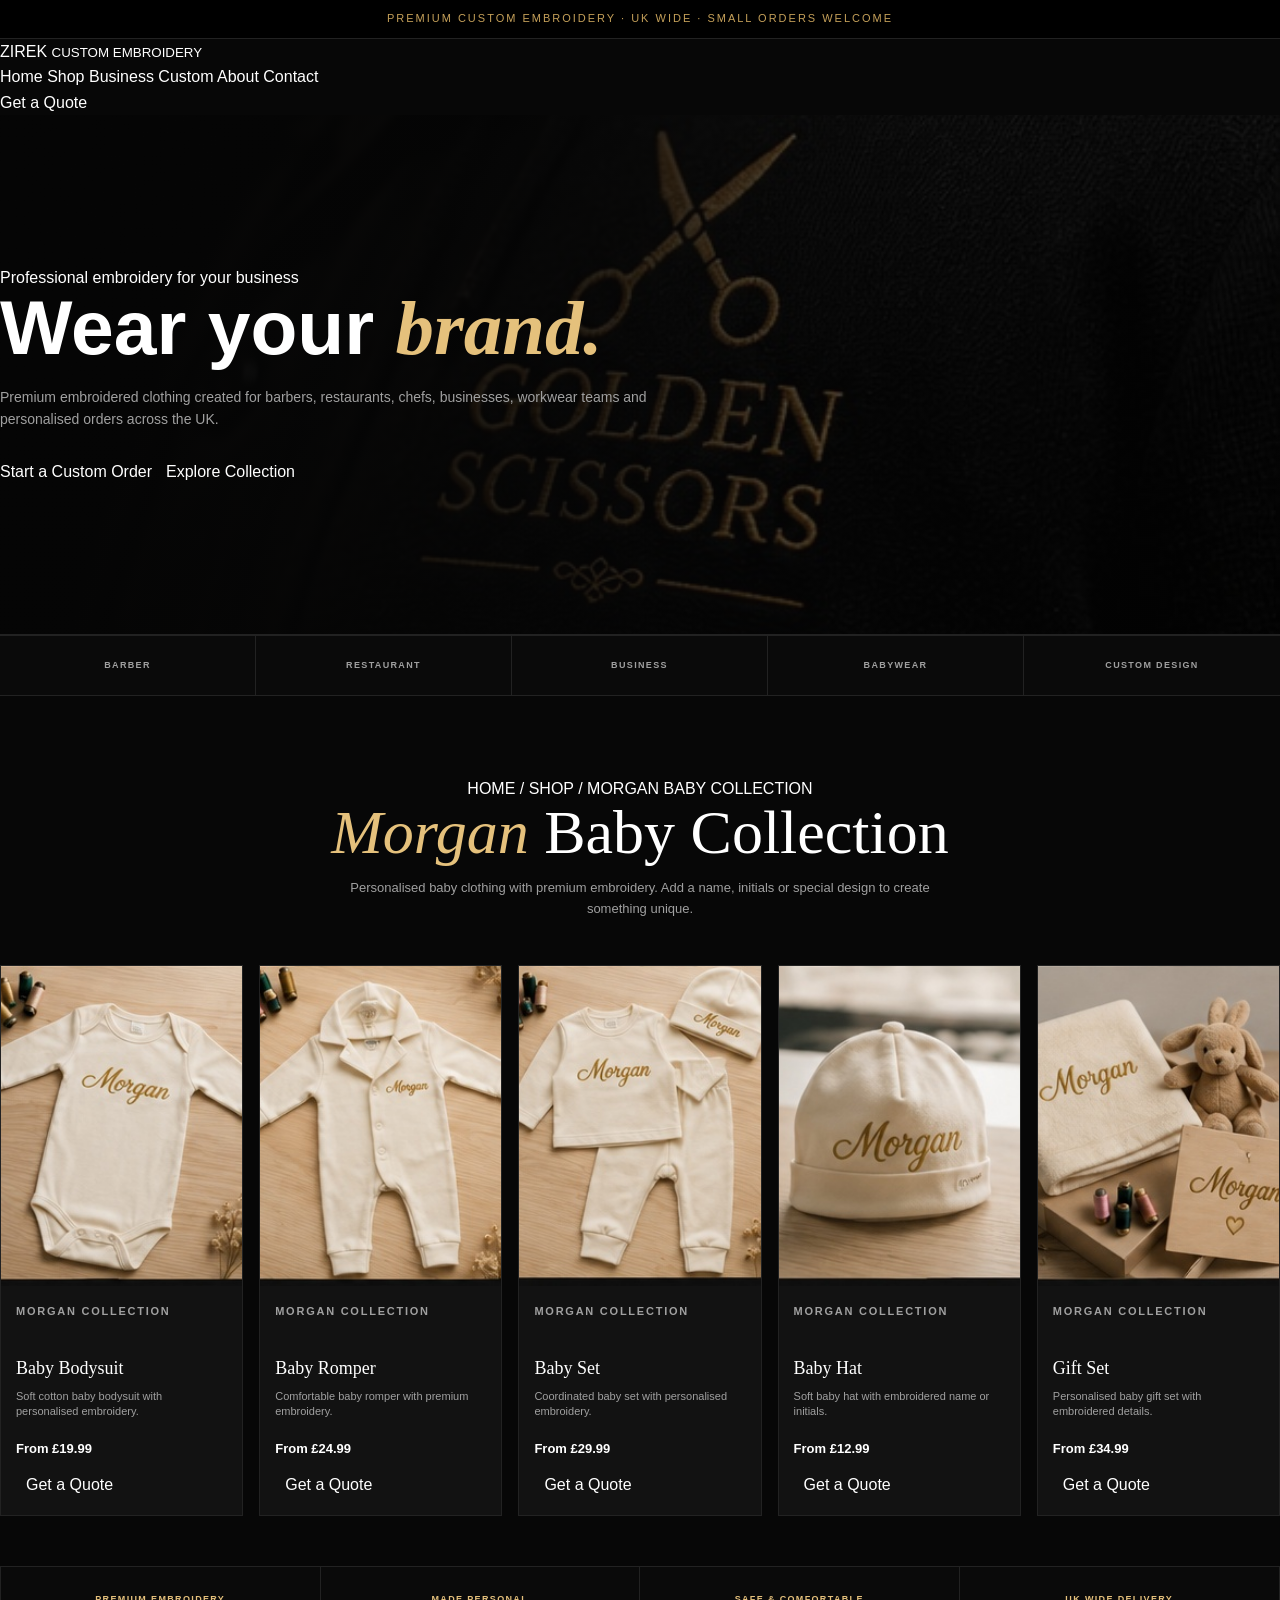
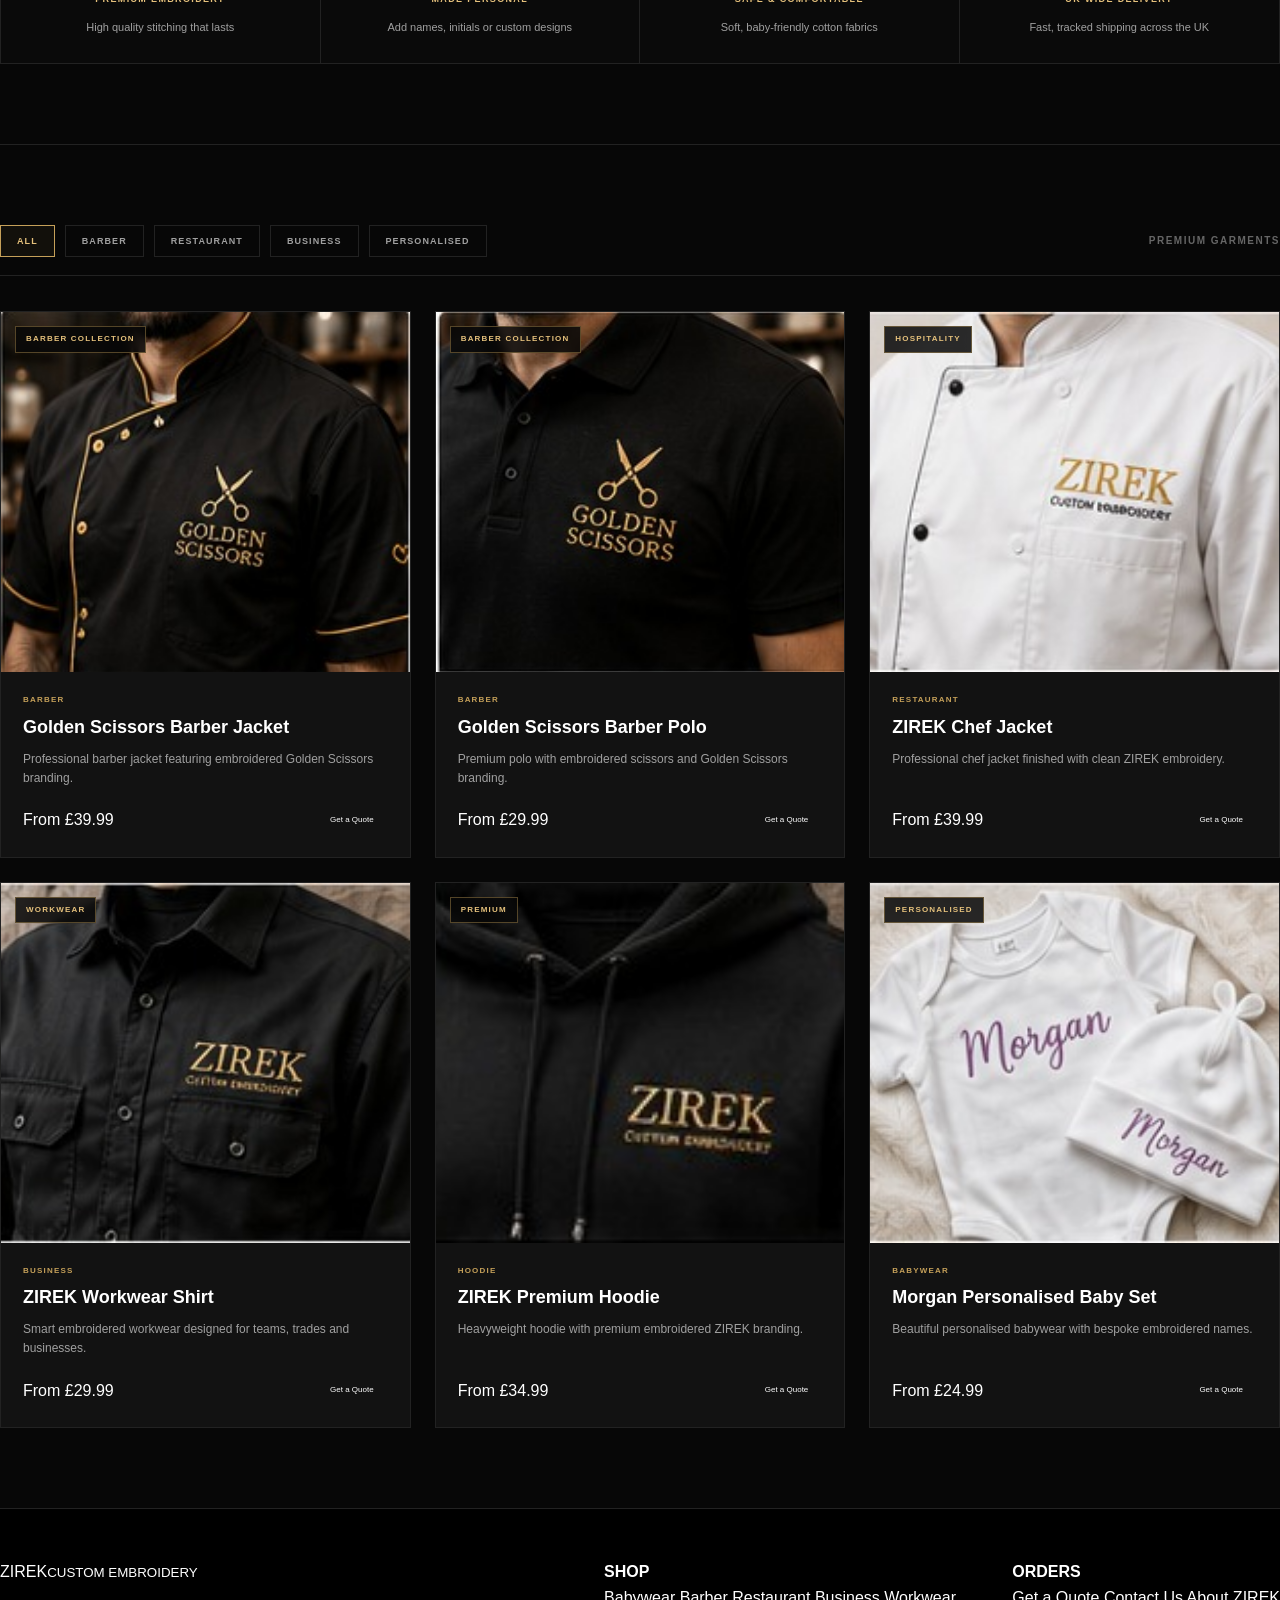
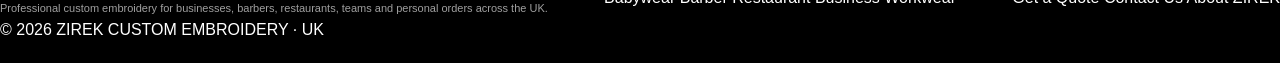
<file: shop.html>
<!doctype html>
<html lang="en">
<head>
<meta charset="utf-8">
<meta name="viewport" content="width=device-width, initial-scale=1">
<title>Shop — ZIREK Custom Embroidery</title>
<meta name="description" content="Premium custom embroidery for barbers, restaurants, businesses and personalised babywear across the UK.">
<link rel="stylesheet" href="assets/style.css">
<style>
/* Shop Page Specific Enhancements */
.hero-shop {
  min-height: 520px;
  display: flex;
  align-items: center;
  position: relative;
  overflow: hidden;
  background: linear-gradient(90deg, rgba(5,5,5,0.98), rgba(5,5,5,0.88) 45%, rgba(5,5,5,0.35)),
              url("assets/products/golden-scissors-hero.jpg") center/cover no-repeat;
  border-bottom: 1px solid var(--border-color);
}

.category-strip {
  border-top: 1px solid var(--border-color);
  border-bottom: 1px solid var(--border-color);
  background: #0a0a0a;
}

.category-list {
  display: grid;
  grid-template-columns: repeat(5, 1fr);
}

.category {
  padding: 22px 12px;
  text-align: center;
  border-right: 1px solid var(--border-color);
  font-size: 9px;
  font-weight: 800;
  letter-spacing: .15em;
  text-transform: uppercase;
  color: var(--text-muted);
}

.category:last-child { border-right: 0; }
.category:hover { color: var(--gold-light); background: #121212; }

/* Morgan Collection Grid */
.morgan-section { padding: 80px 0; }
.morgan-grid {
  display: grid;
  grid-template-columns: repeat(5, 1fr);
  gap: 16px;
}

.morgan-card {
  background: var(--bg-card);
  border: 1px solid var(--border-color);
  overflow: hidden;
  transition: transform .3s ease, border-color .3s ease;
}

.morgan-card:hover {
  transform: translateY(-5px);
  border-color: var(--border-gold);
  box-shadow: 0 20px 40px rgba(0,0,0,0.5);
}

.morgan-photo { height: 320px; overflow: hidden; background: #141414; }
.morgan-photo img { width: 100%; height: 100%; object-fit: cover; transition: transform .6s ease; }
.morgan-card:hover .morgan-photo img { transform: scale(1.05); }

.morgan-info { padding: 18px 15px; }
.morgan-tag { margin-bottom: 6px; color: var(--gold-primary); font-size: 8px; font-weight: 800; letter-spacing: .16em; text-transform: uppercase; }
.morgan-info h3 { font-family: var(--font-serif); font-size: 18px; font-weight: 400; color: #fff; margin-bottom: 6px; }
.morgan-info p { min-height: 38px; color: var(--text-muted); font-size: 11px; line-height: 1.4; margin-bottom: 12px; }
.morgan-price { display: block; color: #fff; font-size: 13px; font-weight: 700; margin-bottom: 12px; }

/* Benefits */
.benefits {
  display: grid;
  grid-template-columns: repeat(4, 1fr);
  border: 1px solid var(--border-color);
  background: #0a0a0a;
  margin-top: 50px;
}

.benefit { padding: 25px 15px; text-align: center; border-right: 1px solid var(--border-color); }
.benefit:last-child { border-right: 0; }
.benefit strong { display: block; color: var(--gold-light); font-size: 9px; letter-spacing: .15em; text-transform: uppercase; margin-bottom: 6px; }
.benefit span { color: var(--text-muted); font-size: 11px; }

/* Dynamic Products Grid */
.shop-products { padding: 80px 0; border-top: 1px solid var(--border-color); }
.filters { display: flex; justify-content: space-between; align-items: center; gap: 20px; margin-bottom: 35px; padding-bottom: 18px; border-bottom: 1px solid var(--border-color); }
.filter-buttons { display: flex; gap: 10px; flex-wrap: wrap; }
.filter { cursor: pointer; background: transparent; border: 1px solid var(--border-color); color: var(--text-muted); padding: 10px 16px; font-size: 9px; font-weight: 800; letter-spacing: .12em; text-transform: uppercase; transition: all .25s ease; }
.filter.active, .filter:hover { border-color: var(--gold-primary); color: var(--gold-light); background: #12100b; }

.products { display: grid; grid-template-columns: repeat(3, 1fr); gap: 24px; }
.product { background: var(--bg-card); border: 1px solid var(--border-color); overflow: hidden; transition: transform .3s ease, border-color .3s ease; }
.product:hover { transform: translateY(-4px); border-color: var(--border-gold); }
.product-image { height: 360px; position: relative; overflow: hidden; background: #121212; }
.product-image img { width: 100%; height: 100%; object-fit: cover; transition: transform .6s ease; }
.product:hover .product-image img { transform: scale(1.05); }

.badge { position: absolute; top: 14px; left: 14px; z-index: 2; padding: 6px 10px; background: rgba(8,8,8,0.85); border: 1px solid var(--border-gold); color: var(--gold-light); font-size: 8px; font-weight: 800; letter-spacing: .15em; text-transform: uppercase; backdrop-filter: blur(5px); }

.product-info { padding: 22px; }
.product-category { color: var(--gold-primary); font-size: 8px; font-weight: 800; letter-spacing: .15em; text-transform: uppercase; margin-bottom: 6px; }
.product h3 { font-size: 18px; color: #fff; margin-bottom: 8px; }
.product-description { min-height: 40px; color: var(--text-muted); font-size: 12px; margin-bottom: 16px; }
.product-bottom { display: flex; justify-content: space-between; align-items: center; }

.hidden { display: none !important; }

@media(max-width: 1050px) {
  .morgan-grid { grid-template-columns: repeat(3, 1fr); }
  .products { grid-template-columns: repeat(2, 1fr); }
}

@media(max-width: 768px) {
  .category-list { grid-template-columns: repeat(2, 1fr); }
  .morgan-grid, .products { grid-template-columns: 1fr; }
  .benefits { grid-template-columns: 1fr; }
  .benefit { border-right: 0; border-bottom: 1px solid var(--border-color); }
  .benefit:last-child { border-bottom: 0; }
  .filters { flex-direction: column; align-items: flex-start; }
}
</style>
</head>

<body>

<div class="top">
  PREMIUM CUSTOM EMBROIDERY · UK WIDE · SMALL ORDERS WELCOME
</div>

<header class="header">
  <div class="header-inner">
    <a class="logo" href="index.html">
      ZIREK
      <small>CUSTOM EMBROIDERY</small>
    </a>

    <nav class="nav">
      <a href="index.html">Home</a>
      <a class="active" href="shop.html">Shop</a>
      <a href="business.html">Business</a>
      <a href="custom.html">Custom</a>
      <a href="about.html">About</a>
      <a href="contact.html">Contact</a>
    </nav>

    <a class="btn gold" href="custom.html">Get a Quote</a>
  </div>
</header>

<main>

<section class="hero-shop">
  <div class="container">
    <div style="max-width: 650px;">
      <p class="eyebrow">Professional embroidery for your business</p>
      <h1 style="font-size: clamp(48px, 6vw, 80px); line-height: 0.95; margin-bottom: 20px;">
        Wear your <span style="color: var(--gold-light); font-family: var(--font-serif); font-style: italic;">brand.</span>
      </h1>
      <p style="color: var(--text-muted); font-size: 14px; margin-bottom: 28px;">
        Premium embroidered clothing created for barbers, restaurants, chefs, businesses, workwear teams and personalised orders across the UK.
      </p>
      <div style="display: flex; gap: 14px; flex-wrap: wrap;">
        <a class="btn gold" href="custom.html">Start a Custom Order</a>
        <a class="btn outline" href="#morgan">Explore Collection</a>
      </div>
    </div>
  </div>
</section>

<div class="category-strip">
  <div class="container category-list">
    <a class="category" href="#products">Barber</a>
    <a class="category" href="#products">Restaurant</a>
    <a class="category" href="#products">Business</a>
    <a class="category" href="#morgan">Babywear</a>
    <a class="category" href="custom.html">Custom Design</a>
  </div>
</div>

<!-- MORGAN BABY COLLECTION -->
<section class="morgan-section" id="morgan">
  <div class="container">
    <div style="text-align: center; margin-bottom: 45px;">
      <p class="eyebrow">HOME / SHOP / MORGAN BABY COLLECTION</p>
      <h2 style="font-family: var(--font-serif); font-size: clamp(38px, 5vw, 62px); font-weight: 400; line-height: 1;">
        <span style="color: var(--gold-light); font-style: italic;">Morgan</span> Baby Collection
      </h2>
      <p style="color: var(--text-muted); font-size: 13px; max-width: 600px; margin: 15px auto 0;">
        Personalised baby clothing with premium embroidery. Add a name, initials or special design to create something unique.
      </p>
    </div>

    <div class="morgan-grid">
      <!-- Item 1 -->
      <article class="morgan-card">
        <div class="morgan-photo">
          <img src="assets/products/morgan-bodysuit.jpg" alt="Morgan personalised baby bodysuit" loading="lazy">
        </div>
        <div class="morgan-info">
          <p class="morgan-tag">Morgan Collection</p>
          <h3>Baby Bodysuit</h3>
          <p>Soft cotton baby bodysuit with personalised embroidery.</p>
          <span class="morgan-price">From £19.99</span>
          <a class="btn outline" style="width: 100%; padding: 10px;" href="custom.html?product=Morgan%20Baby%20Bodysuit">Get a Quote</a>
        </div>
      </article>

      <!-- Item 2 -->
      <article class="morgan-card">
        <div class="morgan-photo">
          <img src="assets/products/morgan-romper.jpg" alt="Morgan personalised baby romper" loading="lazy">
        </div>
        <div class="morgan-info">
          <p class="morgan-tag">Morgan Collection</p>
          <h3>Baby Romper</h3>
          <p>Comfortable baby romper with premium embroidery.</p>
          <span class="morgan-price">From £24.99</span>
          <a class="btn outline" style="width: 100%; padding: 10px;" href="custom.html?product=Morgan%20Baby%20Romper">Get a Quote</a>
        </div>
      </article>

      <!-- Item 3 -->
      <article class="morgan-card">
        <div class="morgan-photo">
          <img src="assets/products/morgan-set.jpg" alt="Morgan personalised baby set" loading="lazy">
        </div>
        <div class="morgan-info">
          <p class="morgan-tag">Morgan Collection</p>
          <h3>Baby Set</h3>
          <p>Coordinated baby set with personalised embroidery.</p>
          <span class="morgan-price">From £29.99</span>
          <a class="btn outline" style="width: 100%; padding: 10px;" href="custom.html?product=Morgan%20Baby%20Set">Get a Quote</a>
        </div>
      </article>

      <!-- Item 4 -->
      <article class="morgan-card">
        <div class="morgan-photo">
          <img src="assets/products/morgan-hat.jpg" alt="Morgan personalised baby hat" loading="lazy">
        </div>
        <div class="morgan-info">
          <p class="morgan-tag">Morgan Collection</p>
          <h3>Baby Hat</h3>
          <p>Soft baby hat with embroidered name or initials.</p>
          <span class="morgan-price">From £12.99</span>
          <a class="btn outline" style="width: 100%; padding: 10px;" href="custom.html?product=Morgan%20Baby%20Hat">Get a Quote</a>
        </div>
      </article>

      <!-- Item 5 -->
      <article class="morgan-card">
        <div class="morgan-photo">
          <img src="assets/products/morgan-gift-set.jpg" alt="Morgan personalised baby gift set" loading="lazy">
        </div>
        <div class="morgan-info">
          <p class="morgan-tag">Morgan Collection</p>
          <h3>Gift Set</h3>
          <p>Personalised baby gift set with embroidered details.</p>
          <span class="morgan-price">From £34.99</span>
          <a class="btn outline" style="width: 100%; padding: 10px;" href="custom.html?product=Morgan%20Gift%20Set">Get a Quote</a>
        </div>
      </article>
    </div>

    <div class="benefits">
      <div class="benefit">
        <strong>Premium Embroidery</strong>
        <span>High quality stitching that lasts</span>
      </div>
      <div class="benefit">
        <strong>Made Personal</strong>
        <span>Add names, initials or custom designs</span>
      </div>
      <div class="benefit">
        <strong>Safe & Comfortable</strong>
        <span>Soft, baby-friendly cotton fabrics</span>
      </div>
      <div class="benefit">
        <strong>UK Wide Delivery</strong>
        <span>Fast, tracked shipping across the UK</span>
      </div>
    </div>
  </div>
</section>

<!-- PRODUCTS CATALOGUE -->
<section class="shop-products" id="products">
  <div class="container">
    <div class="filters">
      <div class="filter-buttons">
        <button class="filter active" data-filter="all">All</button>
        <button class="filter" data-filter="barber">Barber</button>
        <button class="filter" data-filter="restaurant">Restaurant</button>
        <button class="filter" data-filter="business">Business</button>
        <button class="filter" data-filter="personalised">Personalised</button>
      </div>
      <div style="color: var(--text-dim); font-size: 10px; font-weight: 800; letter-spacing: .15em; text-transform: uppercase;">
        Premium Garments
      </div>
    </div>

    <div class="products">
      <article class="product" data-category="barber">
        <div class="product-image">
          <span class="badge">Barber Collection</span>
          <img src="assets/products/golden-scissors-jacket.jpg" alt="Golden Scissors Barber Jacket" loading="lazy">
        </div>
        <div class="product-info">
          <p class="product-category">Barber</p>
          <h3>Golden Scissors Barber Jacket</h3>
          <p class="product-description">Professional barber jacket featuring embroidered Golden Scissors branding.</p>
          <div class="product-bottom">
            <span class="price">From £39.99</span>
            <a class="btn outline" style="padding: 8px 14px; font-size: 8px;" href="custom.html?product=Golden%20Scissors%20Barber%20Jacket">Get a Quote</a>
          </div>
        </div>
      </article>

      <article class="product" data-category="barber">
        <div class="product-image">
          <span class="badge">Barber Collection</span>
          <img src="assets/products/golden-scissors-polo.jpg" alt="Golden Scissors Barber Polo" loading="lazy">
        </div>
        <div class="product-info">
          <p class="product-category">Barber</p>
          <h3>Golden Scissors Barber Polo</h3>
          <p class="product-description">Premium polo with embroidered scissors and Golden Scissors branding.</p>
          <div class="product-bottom">
            <span class="price">From £29.99</span>
            <a class="btn outline" style="padding: 8px 14px; font-size: 8px;" href="custom.html?product=Golden%20Scissors%20Barber%20Polo">Get a Quote</a>
          </div>
        </div>
      </article>

      <article class="product" data-category="restaurant">
        <div class="product-image">
          <span class="badge">Hospitality</span>
          <img src="assets/products/zirek-chef-jacket.jpg" alt="ZIREK Chef Jacket" loading="lazy">
        </div>
        <div class="product-info">
          <p class="product-category">Restaurant</p>
          <h3>ZIREK Chef Jacket</h3>
          <p class="product-description">Professional chef jacket finished with clean ZIREK embroidery.</p>
          <div class="product-bottom">
            <span class="price">From £39.99</span>
            <a class="btn outline" style="padding: 8px 14px; font-size: 8px;" href="custom.html?product=ZIREK%20Chef%20Jacket">Get a Quote</a>
          </div>
        </div>
      </article>

      <article class="product" data-category="business">
        <div class="product-image">
          <span class="badge">Workwear</span>
          <img src="assets/products/zirek-workwear-shirt.jpg" alt="ZIREK Workwear Shirt" loading="lazy">
        </div>
        <div class="product-info">
          <p class="product-category">Business</p>
          <h3>ZIREK Workwear Shirt</h3>
          <p class="product-description">Smart embroidered workwear designed for teams, trades and businesses.</p>
          <div class="product-bottom">
            <span class="price">From £29.99</span>
            <a class="btn outline" style="padding: 8px 14px; font-size: 8px;" href="custom.html?product=ZIREK%20Workwear%20Shirt">Get a Quote</a>
          </div>
        </div>
      </article>

      <article class="product" data-category="business">
        <div class="product-image">
          <span class="badge">Premium</span>
          <img src="assets/products/zirek-hoodie.jpg" alt="ZIREK Premium Hoodie" loading="lazy">
        </div>
        <div class="product-info">
          <p class="product-category">Hoodie</p>
          <h3>ZIREK Premium Hoodie</h3>
          <p class="product-description">Heavyweight hoodie with premium embroidered ZIREK branding.</p>
          <div class="product-bottom">
            <span class="price">From £34.99</span>
            <a class="btn outline" style="padding: 8px 14px; font-size: 8px;" href="custom.html?product=Hoodie">Get a Quote</a>
          </div>
        </div>
      </article>

      <article class="product" data-category="personalised">
        <div class="product-image">
          <span class="badge">Personalised</span>
          <img src="assets/products/morgan-babywear.jpg" alt="Morgan Personalised Baby Set" loading="lazy">
        </div>
        <div class="product-info">
          <p class="product-category">Babywear</p>
          <h3>Morgan Personalised Baby Set</h3>
          <p class="product-description">Beautiful personalised babywear with bespoke embroidered names.</p>
          <div class="product-bottom">
            <span class="price">From £24.99</span>
            <a class="btn outline" style="padding: 8px 14px; font-size: 8px;" href="custom.html?product=Morgan%20Baby%20Set">Get a Quote</a>
          </div>
        </div>
      </article>
    </div>
  </div>
</section>

</main>

<footer class="footer">
  <div class="container">
    <div class="footer-grid">
      <div>
        <a class="logo" href="index.html">ZIREK<small>CUSTOM EMBROIDERY</small></a>
        <p style="margin-top: 15px; color: var(--text-muted); font-size: 11px;">
          Professional custom embroidery for businesses, barbers, restaurants, teams and personal orders across the UK.
        </p>
      </div>
      <div>
        <h4>SHOP</h4>
        <a href="#morgan">Babywear</a>
        <a href="#products">Barber</a>
        <a href="#products">Restaurant</a>
        <a href="#products">Business Workwear</a>
      </div>
      <div>
        <h4>ORDERS</h4>
        <a href="custom.html">Get a Quote</a>
        <a href="contact.html">Contact Us</a>
        <a href="about.html">About ZIREK</a>
      </div>
    </div>
    <div class="copyright">© 2026 ZIREK CUSTOM EMBROIDERY · UK</div>
  </div>
</footer>

<script>
// Filter JS logic
const filters = document.querySelectorAll('.filter');
const products = document.querySelectorAll('.product');

filters.forEach(filter => {
  filter.addEventListener('click', () => {
    filters.forEach(x => x.classList.remove('active'));
    filter.classList.add('active');
    const cat = filter.dataset.filter;
    products.forEach(p => {
      p.classList.toggle('hidden', cat !== 'all' && p.dataset.category !== cat);
    });
  });
});
</script>

</body>
</html>
</file>
<file: assets/style.css>
/* ==========================================================================
   ZIREK CUSTOM EMBROIDERY - CLASSIC DARK LUXURY THEME (ORIGINAL)
   ========================================================================== */

:root {
  --bg-main: #070707;         /* Ana Arka Plan: Derin Siyah */
  --bg-card: #121212;         /* Kartlar */
  --bg-card-hover: #1a1a1a;   /* Kart Hover */
  --bg-input: #0e0e0e;        /* Form Alanları */
  --border-color: #222222;    /* Çizgiler */
  --border-gold: rgba(197, 160, 89, 0.4);

  --gold-primary: #c5a059;    /* Şık Altın */
  --gold-light: #e5c17c;      /* Açık Vurgu Altın */
  --gold-dark: #9a7b3e;       /* Koyu Altın */

  --text-main: #ffffff;       /* Ana Yazı: Beyaz */
  --text-muted: #a0a0a0;     /* İkincil Yazı */
  --text-dim: #666666;       /* Silik Yazı */

  --font-sans: -apple-system, BlinkMacSystemFont, "Segoe UI", Roboto, sans-serif;
  --font-serif: "Georgia", serif;
  --transition: all 0.3s ease;
}

* {
  box-sizing: border-box;
  margin: 0;
  padding: 0;
}

body {
  background-color: var(--bg-main);
  color: var(--text-main);
  font-family: var(--font-sans);
  line-height: 1.6;
}

a {
  color: inherit;
  text-decoration: none;
}

.zirek-container {
  max-width: 1200px;
  margin: 0 auto;
  padding: 0 20px;
}

.top {
  background: #000000;
  color: var(--gold-primary);
  text-align: center;
  padding: 10px 15px;
  font-size: 11px;
  letter-spacing: 2px;
  border-bottom: 1px solid var(--border-color);
}

.zirek-header {
  background-color: rgba(7, 7, 7, 0.95);
  backdrop-filter: blur(10px);
  border-bottom: 1px solid var(--border-color);
  position: sticky;
  top: 0;
  z-index: 1000;
  padding: 15px 0;
}

.zirek-nav {
  display: flex;
  justify-content: space-between;
  align-items: center;
}

.zirek-logo {
  font-family: var(--font-serif);
  font-size: 1.4rem;
  letter-spacing: 3px;
  font-weight: 700;
  color: var(--text-main);
  text-transform: uppercase;
}

.zirek-logo span {
  color: var(--gold-primary);
}

.zirek-nav-links {
  display: flex;
  gap: 30px;
  list-style: none;
}

.zirek-nav-links a {
  font-size: 0.85rem;
  letter-spacing: 1px;
  text-transform: uppercase;
  color: var(--text-muted);
  transition: var(--transition);
}

.zirek-nav-links a:hover,
.zirek-nav-links a.active {
  color: var(--gold-primary);
}

.hero-section {
  padding: 80px 0;
  border-bottom: 1px solid var(--border-color);
}

.hero-grid {
  display: flex;
  flex-wrap: wrap;
  gap: 40px;
  align-items: center;
  justify-content: space-between;
}

.hero-text {
  flex: 1;
  min-width: 300px;
}

.hero-badge {
  display: inline-block;
  color: var(--gold-primary);
  font-size: 10px;
  font-weight: 700;
  letter-spacing: 2px;
  text-transform: uppercase;
  margin-bottom: 16px;
  border: 1px solid var(--border-gold);
  padding: 6px 12px;
}

.hero-title {
  font-family: var(--font-serif);
  font-size: 3rem;
  line-height: 1.15;
  color: var(--text-main);
  margin-bottom: 20px;
}

.hero-title i {
  color: var(--gold-primary);
  font-style: italic;
}

.hero-desc {
  color: var(--text-muted);
  font-size: 1rem;
  line-height: 1.7;
  margin-bottom: 30px;
  max-width: 500px;
}

.hero-btns {
  display: flex;
  gap: 15px;
}

.zirek-btn {
  display: inline-block;
  padding: 14px 28px;
  background-color: var(--gold-primary);
  color: #000000;
  font-size: 0.8rem;
  font-weight: 700;
  letter-spacing: 2px;
  text-transform: uppercase;
  border: 1px solid var(--gold-primary);
  border-radius: 2px;
  cursor: pointer;
  transition: var(--transition);
}

.zirek-btn:hover {
  background-color: var(--gold-light);
  border-color: var(--gold-light);
}

.zirek-btn-outline {
  background-color: transparent;
  color: var(--gold-primary);
  border: 1px solid var(--gold-primary);
}

.zirek-btn-outline:hover {
  background-color: var(--gold-primary);
  color: #000000;
}

.home-hero-photo {
  flex: 1;
  min-width: 280px;
  text-align: center;
}

.zirek-hero-logo {
  max-width: 240px;
  height: auto;
}

.section {
  padding: 80px 0;
}

.showcase-grid {
  display: grid;
  grid-template-columns: repeat(auto-fit, minmax(240px, 1fr));
  gap: 25px;
  margin-top: 40px;
}

.showcase-card {
  background: var(--bg-card);
  border: 1px solid var(--border-color);
  border-radius: 4px;
  overflow: hidden;
  transition: var(--transition);
}

.showcase-card:hover {
  border-color: var(--gold-primary);
  transform: translateY(-5px);
}

.showcase-img-wrap {
  width: 100%;
  height: 220px;
  position: relative;
  background: #000000;
}

.showcase-img-wrap img {
  width: 100%;
  height: 100%;
  object-fit: cover;
}

.showcase-tag {
  position: absolute;
  top: 10px;
  left: 10px;
  background: rgba(0, 0, 0, 0.8);
  border: 1px solid var(--border-gold);
  color: var(--gold-primary);
  font-size: 9px;
  font-weight: 700;
  letter-spacing: 1px;
  text-transform: uppercase;
  padding: 4px 8px;
}

.showcase-content {
  padding: 20px;
}

.showcase-title {
  color: var(--text-main);
  font-size: 1.1rem;
  margin-bottom: 8px;
}

.showcase-desc {
  color: var(--text-muted);
  font-size: 0.85rem;
}

.banner {
  background: var(--bg-card);
  border-top: 1px solid var(--border-color);
  border-bottom: 1px solid var(--border-color);
  text-align: center;
  padding: 60px 20px;
}

.footer {
  background: #000000;
  padding: 50px 0 20px;
  border-top: 1px solid var(--border-color);
}

.footer-grid {
  display: flex;
  flex-wrap: wrap;
  justify-content: space-between;
  gap: 30px;
}

.copy {
  text-align: center;
  border-top: 1px solid var(--border-color);
  margin-top: 40px;
  padding-top: 20px;
  color: var(--text-dim);
  font-size: 11px;
  letter-spacing: 1px;
}
</file>
